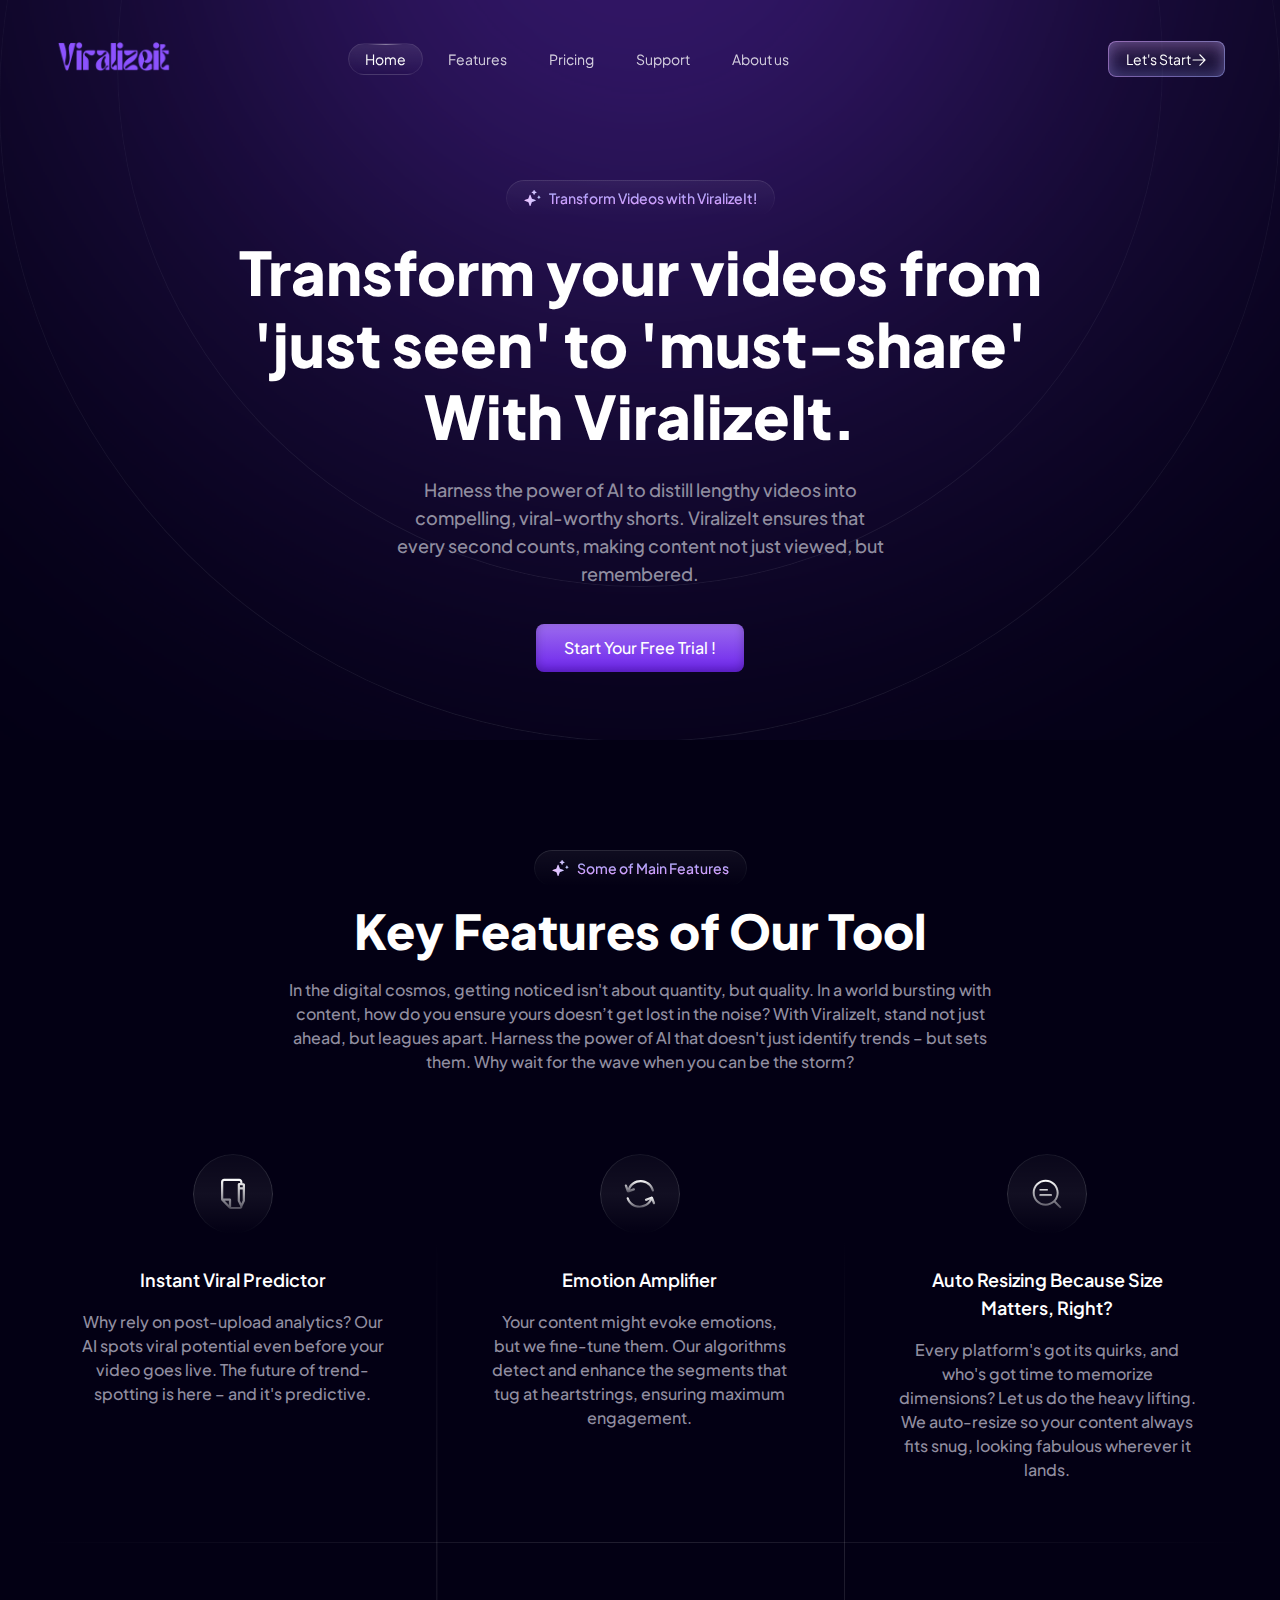
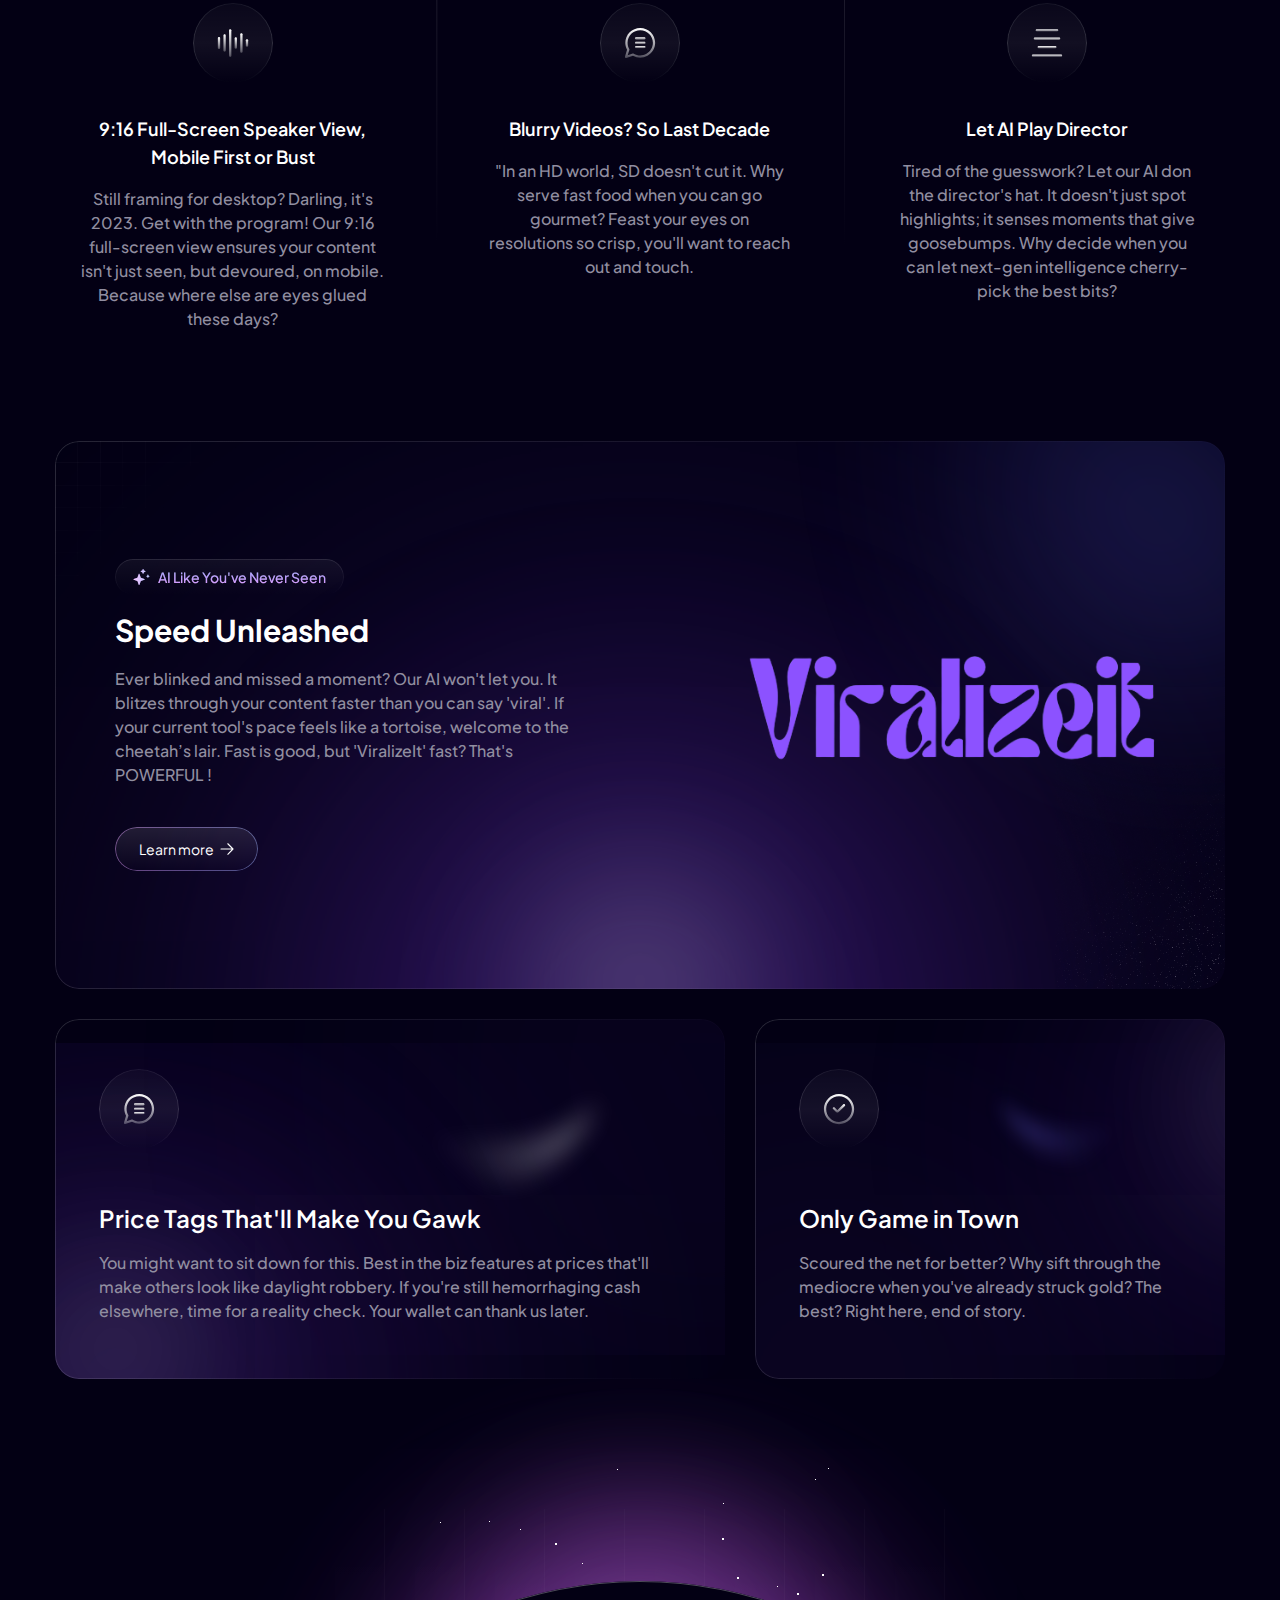
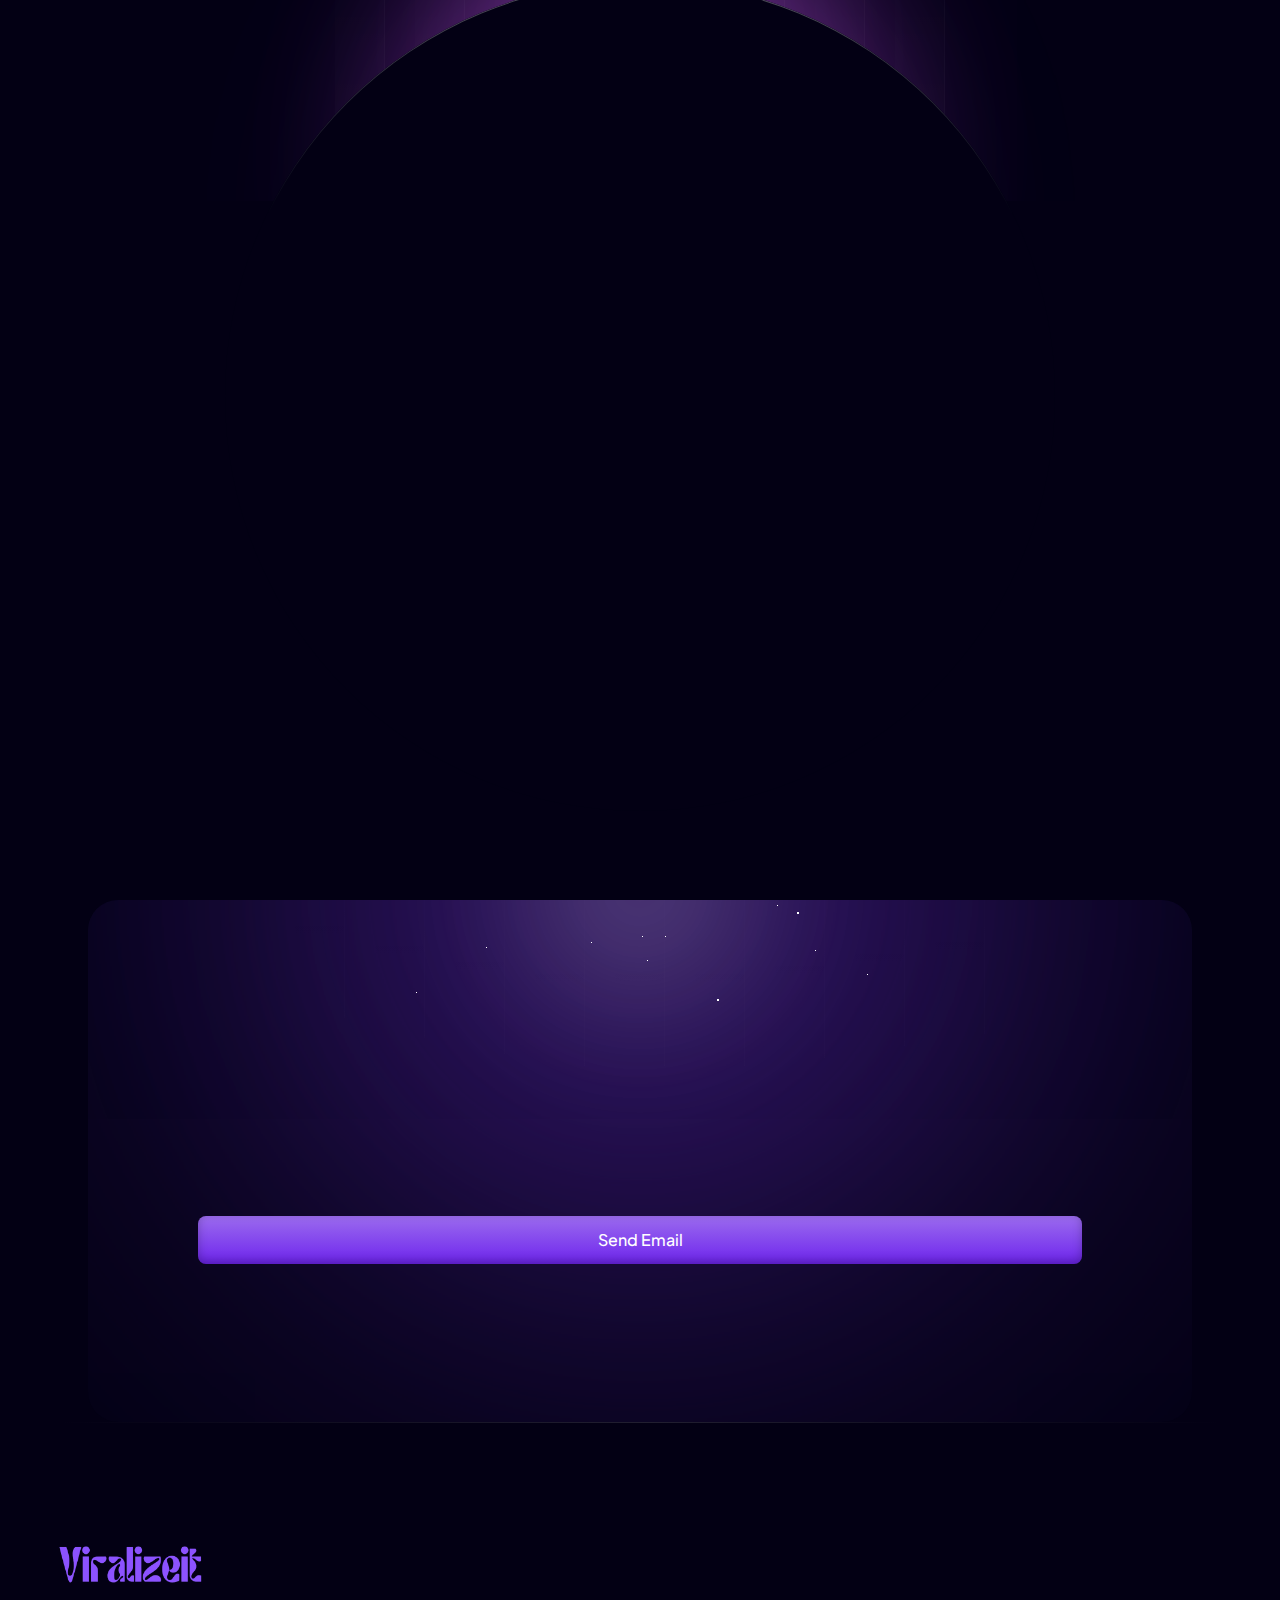
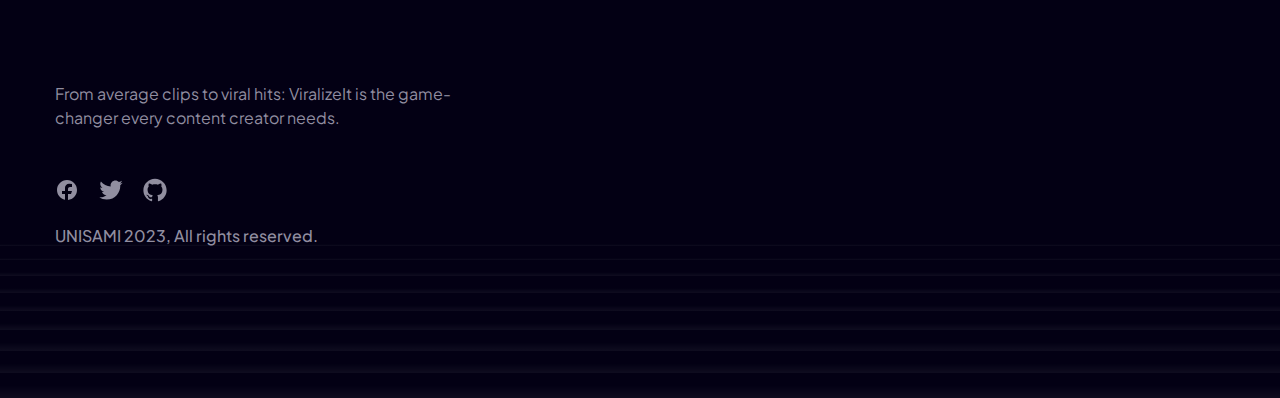
<file: index.html>
<!DOCTYPE html>
<html lang="en">

<head>
    <meta charset="UTF-8" />
    <meta http-equiv="X-UA-Compatible" content="IE=edge" />
    <meta name="viewport" content="width=device-width, initial-scale=1.0" />
    <title>ViralizeIt - The Future of Video Optimization</title>
    <link rel="icon" href="images/favicon.ico">
    <link href="style.css" rel="stylesheet">
</head>

<body x-data="{ page: 'home', 'loaded': true, 'stickyMenu': false, 'navigationOpen': false, 'scrollTop': false }">

    <header class="fixed left-0 top-0 w-full z-9999 py-7 lg:py-0"
        :class="{ 'bg-dark/70 backdrop-blur-lg shadow !py-4 lg:!py-0 transition duration-100 before:absolute before:w-full before:h-[1px] before:bottom-0 before:left-0 before:features-row-border' : stickyMenu }"
        @scroll.window="stickyMenu = (window.scrollY > 0) ? true : false">
        <div class="max-w-[1170px] mx-auto px-4 sm:px-8 xl:px-0 lg:flex items-center justify-between relative">
            <div class="w-full lg:w-1/4 flex items-center justify-between">
                <a href="index.html">
                    <img src="images/logo.png" alt="Logo" class="gap-2 py-15" style="width: 40%;" />
                </a>

                <button class="lg:hidden block" @click="navigationOpen = !navigationOpen">
                    <span class="block relative cursor-pointer w-5.5 h-5.5">
                        <span class="du-block absolute right-0 w-full h-full">
                            <span
                                class="block relative top-0 left-0 bg-white rounded-sm w-0 h-0.5 my-1 ease-in-out duration-200 delay-[0]"
                                :class="{ '!w-full delay-300': !navigationOpen }"></span>
                            <span
                                class="block relative top-0 left-0 bg-white rounded-sm w-0 h-0.5 my-1 ease-in-out duration-200 delay-150"
                                :class="{ '!w-full delay-400': !navigationOpen }"></span>
                            <span
                                class="block relative top-0 left-0 bg-white rounded-sm w-0 h-0.5 my-1 ease-in-out duration-200 delay-200"
                                :class="{ '!w-full delay-500': !navigationOpen }"></span>
                        </span>
                        <span class="du-block absolute right-0 w-full h-full rotate-45">
                            <span
                                class="block bg-white rounded-sm ease-in-out duration-200 delay-300 absolute left-2.5 top-0 w-0.5 h-full"
                                :class="{ '!h-0 delay-[0]': !navigationOpen }"></span>
                            <span
                                class="block bg-white rounded-sm ease-in-out duration-200 delay-400 absolute left-0 top-2.5 w-full h-0.5"
                                :class="{ '!h-0 dealy-200': !navigationOpen }"></span>
                        </span>
                    </span>
                </button>

            </div>
            <div class="w-full lg:w-3/4 h-0 lg:h-auto invisible lg:visible lg:flex items-center justify-between"
                :class="{ '!visible bg-dark shadow-lgrelative !h-auto max-h-[400px] overflow-y-scroll rounded-md mt-4 p-7.5': navigationOpen }">
                <nav>

                    <ul class="flex lg:items-center flex-col lg:flex-row gap-5 lg:gap-2">
                        <li class="nav__menu lg:py-7" :class="{ 'lg:!py-4' : stickyMenu }">
                            <a href="/#home"
                                class="relative text-white/80 text-sm py-1.5 px-4 border border-transparent hover:text-white hover:nav-gradient"
                                :class="{'!text-white nav-gradient' :page === 'home'}">Home</a>
                        </li>
                        <li class="nav__menu lg:py-7" :class="{ 'lg:!py-4' : stickyMenu }">
                            <a href="/#features"
                                class="relative text-white/80 text-sm py-1.5 px-4 border border-transparent hover:text-white hover:nav-gradient">Features</a>
                        </li>
                        <li class="nav__menu lg:py-7" :class="{ 'lg:!py-4' : stickyMenu }">
                            <a href="/#pricing"
                                class="relative text-white/80 text-sm py-1.5 px-4 border border-transparent hover:text-white hover:nav-gradient">Pricing</a>
                        </li>
                        <li class="nav__menu lg:py-7" :class="{ 'lg:!py-4' : stickyMenu }">
                            <a href="/#support"
                                class="relative text-white/80 text-sm py-1.5 px-4 border border-transparent hover:text-white hover:nav-gradient">Support</a>
                        </li>
                        <li class="nav__menu lg:py-7" :class="{ 'lg:!py-4' : stickyMenu }">
                            <a href="/about.html"
                                class="relative text-white/80 text-sm py-1.5 px-4 border border-transparent hover:text-white hover:nav-gradient">About us</a>
                        </li>
                    </ul>
                </nav>
                <div class="flex items-center gap-6 mt-7 lg:mt-0">
                    <a href="signin.html"
                        class="button-border-gradient relative rounded-lg text-white text-sm flex items-center  py-2 px-4.5 shadow-button hover:button-gradient-hover hover:shadow-none">
                        Let's Start
                        <svg class="mt-0.5" width="16" height="16" viewBox="0 0 16 16" fill="none"
                            xmlns="http://www.w3.org/2000/svg">
                            <path
                                d="M14.4002 7.60002L9.2252 2.35002C9.0002 2.12502 8.6502 2.12502 8.4252 2.35002C8.2002 2.57502 8.2002 2.92502 8.4252 3.15002L12.6252 7.42502H2.0002C1.7002 7.42502 1.4502 7.67502 1.4502 7.97502C1.4502 8.27502 1.7002 8.55003 2.0002 8.55003H12.6752L8.4252 12.875C8.2002 13.1 8.2002 13.45 8.4252 13.675C8.5252 13.775 8.6752 13.825 8.8252 13.825C8.9752 13.825 9.1252 13.775 9.2252 13.65L14.4002 8.40002C14.6252 8.17502 14.6252 7.82503 14.4002 7.60002Z"
                                fill="white" />
                        </svg>
                    </a>
                </div>
            </div>
        </div>
    </header>

    <main>

        <section id="home" class="relative overflow-hidden z-10 pt-35 md:pt-40 xl:pt-45">

            <div class="max-w-7xl mx-auto">
                <div class="absolute -z-10 pointer-events-none inset-0 overflow-hidden -mx-28">
                    <div
                        class="absolute -z-1 -top-[128%] sm:-top-[107%] xl:-top-[73%] left-1/2 -translate-x-1/2 -u-z-10 hero-circle-gradient w-full h-[1282px] rounded-full max-w-[1282px]">
                    </div>
                    <div
                        class="absolute -z-1 -top-[112%] sm:-top-[93%] xl:-top-[62%] left-1/2 -translate-x-1/2 -u-z-10 hero-circle-gradient w-full h-[1046px] rounded-full max-w-[1046px]">
                    </div>
                    <div class="absolute top-0 left-1/2 -translate-x-1/2 -u-z-10">
                        <img src="images/blur-02.svg" alt="blur" class="max-w-none">
                    </div>
                    <div class="absolute top-0 left-1/2 -translate-x-1/2 -u-z-10">
                        <img src="images/blur-01.svg" alt="blur" class="max-w-none">
                    </div>
                </div>
            </div>

            <div class="mx-auto max-w-[900px] px-4 sm:px-8 xl:px-0 relative z-1">
                <div class="text-center">
                    <a href="/#"
                        class="hero-subtitle-gradient hover:hero-subtitle-hover relative mb-5 font-medium text-sm inline-flex items-center gap-2 py-2 px-4.5 rounded-full">
                        <img src="images/icon-title.svg" alt="icon">
                        <span class="hero-subtitle-text">
                            Transform Videos with ViralizeIt!
                        </span>
                    </a>
                    <h1 class="text-white mb-6 text-3xl font-extrabold sm:text-5xl xl:text-heading-1">
                        Transform your videos from 'just seen' to 'must-share' With ViralizeIt.
                    </h1>
                    <p class="max-w-[500px] mx-auto mb-9 font-medium md:text-lg">
                        Harness the power of AI to distill lengthy videos into compelling, viral-worthy shorts.
                        ViralizeIt ensures that every second counts, making content not just viewed, but remembered.
                    </p>
                    <a href="https://app.viralizeit.pro"
                        class="hero-button-gradient inline-flex rounded-lg py-3 px-7 text-white font-medium ease-in duration-300 hover:opacity-80">
                        Start Your Free Trial !
                    </a>
                </div>
            </div>
            <div class="mt-17" data-wow-delay="0.1s">

            </div>
        </section>


        <section id="features" class="overflow-hidden pt-17.5 lg:pt-22.5 xl:pt-27.5 scroll-mt-17">
            <div class="max-w-[1222px] mx-auto px-4 sm:px-8 xl:px-0">

                <div class="wow fadeInUp text-center">
                    <span
                        class="hero-subtitle-gradient relative mb-4 font-medium text-sm inline-flex items-center gap-2 py-2 px-4.5 rounded-full">
                        <img src="images/icon-title.svg" alt="icon">
                        <span class="hero-subtitle-text"> Some of Main Features </span>
                    </span>
                    <h2 class="text-white mb-4.5 text-2xl font-extrabold sm:text-4xl xl:text-heading-2">
                        Key Features of Our Tool
                    </h2>
                    <p class="max-w-[714px] mx-auto mb-5 font-medium">
                        In the digital cosmos, getting noticed isn't about quantity, but quality. In a world bursting
                        with content, how do you ensure yours doesn’t get lost in the noise? With ViralizeIt, stand not
                        just ahead, but leagues apart. Harness the power of AI that doesn't just identify trends – but
                        sets them. Why wait for the wave when you can be the storm?
                    </p>
                </div>
                <div class="relative">
                    <div
                        class="features-row-border rotate-90 w-1/2 h-[1px] absolute top-1/2 left-1/2 -translate-y-1/2 lg:-translate-x-1/3 lg:left-1/4 hidden lg:block">
                    </div>
                    <div
                        class="features-row-border rotate-90 w-1/2 h-[1px] absolute top-1/2 right-1/2 -translate-y-1/2 lg:right-[8.3%] hidden lg:block">
                    </div>

                    <div class="flex flex-wrap justify-center">

                        <div class="w-full sm:w-1/2 lg:w-1/3">
                            <div
                                class="group relative overflow-hidden text-center py-8 sm:py-10 xl:py-15 px-4 lg:px-8 xl:px-13">
                                <span
                                    class="group-hover:opacity-100 opacity-0 features-bg absolute w-full h-full left-0 top-0 -z-1"></span>
                                <span
                                    class="icon-border relative max-w-[80px] w-full h-20 rounded-full inline-flex items-center justify-center mb-8 mx-auto">
                                    <img src="images/icon-01.svg" alt="icon" />
                                </span>
                                <h4 class="font-semibold text-lg text-white mb-4">
                                    Instant Viral Predictor
                                </h4>
                                <p class="font-medium">
                                    Why rely on post-upload analytics? Our AI spots viral potential even before your
                                    video goes live. The future of trend-spotting is here – and it's predictive.
                                </p>
                            </div>
                        </div>

                        <div class="w-full sm:w-1/2 lg:w-1/3">
                            <div
                                class="group relative overflow-hidden text-center py-8 sm:py-10 xl:py-15 px-4 lg:px-8 xl:px-13">
                                <span
                                    class="group-hover:opacity-100 opacity-0 features-bg absolute w-full h-full left-0 top-0 -z-1"></span>
                                <span
                                    class="icon-border relative max-w-[80px] w-full h-20 rounded-full inline-flex items-center justify-center mb-8 mx-auto">
                                    <img src="images/icon-02.svg" alt="icon" />
                                </span>
                                <h4 class="font-semibold text-lg text-white mb-4">
                                    Emotion Amplifier
                                </h4>
                                <p class="font-medium">
                                    Your content might evoke emotions, but we fine-tune them. Our algorithms detect and
                                    enhance the segments that tug at heartstrings, ensuring maximum engagement.
                                </p>
                            </div>
                        </div>

                        <div class="w-full sm:w-1/2 lg:w-1/3">
                            <div
                                class="group relative overflow-hidden text-center py-8 sm:py-10 xl:py-15 px-4 lg:px-8 xl:px-13">
                                <span
                                    class="group-hover:opacity-100 opacity-0 features-bg absolute w-full h-full left-0 top-0 -z-1"></span>
                                <span
                                    class="icon-border relative max-w-[80px] w-full h-20 rounded-full inline-flex items-center justify-center mb-8 mx-auto">
                                    <img src="images/icon-03.svg" alt="icon" />
                                </span>
                                <h4 class="font-semibold text-lg text-white mb-4">
                                    Auto Resizing Because Size Matters, Right?
                                </h4>
                                <p class="font-medium">
                                    Every platform's got its quirks, and who's got time to memorize dimensions? Let us
                                    do the heavy lifting. We auto-resize so your content always fits snug, looking
                                    fabulous wherever it lands.
                                </p>
                            </div>
                        </div>
                    </div>
                    <div class="features-row-border w-full h-[1px]"></div>

                    <div class="flex flex-wrap justify-center">

                        <div class="w-full sm:w-1/2 lg:w-1/3">
                            <div
                                class="group relative overflow-hidden text-center py-8 sm:py-10 xl:py-15 px-4 lg:px-8 xl:px-13">
                                <span
                                    class="group-hover:opacity-100 opacity-0 features-bg absolute w-full h-full left-0 top-0 -z-1 rotate-180"></span>
                                <span
                                    class="icon-border relative max-w-[80px] w-full h-20 rounded-full inline-flex items-center justify-center mb-8 mx-auto">
                                    <img src="images/icon-04.svg" alt="icon" />
                                </span>
                                <h4 class="font-semibold text-lg text-white mb-4">
                                    9:16 Full-Screen Speaker View, Mobile First or Bust
                                </h4>
                                <p class="font-medium">
                                    Still framing for desktop? Darling, it's 2023. Get with the program! Our 9:16
                                    full-screen view ensures your content isn't just seen, but devoured, on mobile.
                                    Because where else are eyes glued these days?
                                </p>
                            </div>
                        </div>

                        <div class="w-full sm:w-1/2 lg:w-1/3">
                            <div
                                class="group relative overflow-hidden text-center py-8 sm:py-10 xl:py-15 px-4 lg:px-8 xl:px-13">
                                <span
                                    class="group-hover:opacity-100 opacity-0 features-bg absolute w-full h-full left-0 top-0 -z-1 rotate-180"></span>
                                <span
                                    class="icon-border relative max-w-[80px] w-full h-20 rounded-full inline-flex items-center justify-center mb-8 mx-auto">
                                    <img src="images/icon-05.svg" alt="icon" />
                                </span>
                                <h4 class="font-semibold text-lg text-white mb-4">
                                    Blurry Videos? So Last Decade
                                </h4>
                                <p class="font-medium">
                                    "In an HD world, SD doesn't cut it. Why serve fast food when you can go gourmet?
                                    Feast your eyes on resolutions so crisp, you'll want to reach out and touch.
                                </p>
                            </div>
                        </div>

                        <div class="w-full sm:w-1/2 lg:w-1/3">
                            <div
                                class="group relative overflow-hidden text-center py-8 sm:py-10 xl:py-15 px-4 lg:px-8 xl:px-13">
                                <span
                                    class="group-hover:opacity-100 opacity-0 features-bg absolute w-full h-full left-0 top-0 -z-1 rotate-180"></span>
                                <span
                                    class="icon-border relative max-w-[80px] w-full h-20 rounded-full inline-flex items-center justify-center mb-8 mx-auto">
                                    <img src="images/icon-06.svg" alt="icon" />
                                </span>
                                <h4 class="font-semibold text-lg text-white mb-4">
                                    Let AI Play Director
                                </h4>
                                <p class="font-medium">
                                    Tired of the guesswork? Let our AI don the director's hat. It doesn't just spot
                                    highlights; it senses moments that give goosebumps. Why decide when you can let
                                    next-gen intelligence cherry-pick the best bits?
                                </p>
                            </div>
                        </div>
                    </div>
                </div>
            </div>
        </section>


        <section class="pt-12.5">
            <div class="max-w-[1170px] mx-auto px-4 sm:px-8 xl:px-0">
                <div class="grid sm:grid-cols-12 gap-7.5" data-highlighter>

                    <div class="sm:col-span-12">
                        <div class="relative rounded-3xl features-box-border">
                            <div class="relative overflow-hidden rounded-3xl p-10 xl:p-15 box-hover">
                                <div class="flex items-center justify-between relative z-20">
                                    <div class="max-w-[477px] w-full">
                                        <span
                                            class="hero-subtitle-gradient relative mb-4 font-medium text-sm inline-flex items-center gap-2 py-2 px-4.5 rounded-full">
                                            <img src="images/icon-title.svg" alt="icon">
                                            <span class="hero-subtitle-text">
                                                AI Like You've Never Seen
                                            </span>
                                        </span>
                                        <h3 class="text-white mb-4.5 font-bold text-heading-4">
                                            Speed Unleashed
                                        </h3>
                                        <p class="font-medium mb-10">
                                            Ever blinked and missed a moment? Our AI won't let you. It blitzes through
                                            your content faster than you can say 'viral'. If your current tool's pace
                                            feels like a tortoise, welcome to the cheetah’s lair. Fast is good, but
                                            'ViralizeIt' fast? That's POWERFUL !
                                        </p>
                                        <a href="https://app.viralizeit.pro"
                                            class="features-button-gradient relative inline-flex items-center gap-1.5 rounded-full py-3 px-6 text-white text-sm ease-in duration-300 hover:shadow-button">
                                            Learn more
                                            <svg width="14" height="12" viewBox="0 0 14 12" fill="none"
                                                xmlns="http://www.w3.org/2000/svg">
                                                <path
                                                    d="M13.3992 5.60002L8.22422 0.350024C7.99922 0.125024 7.64922 0.125024 7.42422 0.350024C7.19922 0.575024 7.19922 0.925025 7.42422 1.15002L11.6242 5.42503H0.999219C0.699219 5.42503 0.449219 5.67502 0.449219 5.97502C0.449219 6.27502 0.699219 6.55003 0.999219 6.55003H11.6742L7.42422 10.875C7.19922 11.1 7.19922 11.45 7.42422 11.675C7.52422 11.775 7.67422 11.825 7.82422 11.825C7.97422 11.825 8.12422 11.775 8.22422 11.65L13.3992 6.40002C13.6242 6.17502 13.6242 5.82502 13.3992 5.60002Z"
                                                    fill="white" />
                                            </svg>
                                        </a>
                                    </div>
                                    <div class="max-w-[428px] w-full hidden sm:block">
                                        <img src="images/logo.png" alt="icon" />
                                    </div>
                                </div>

                                <div class="absolute -z-10 pointer-events-none inset-0 overflow-hidden -mx-28">
                                    <span class="absolute right-0 bottom-0"><img src="images/shape-01.png"
                                            alt="shape" /></span>
                                    <span class="absolute left-0 top-0"><img src="images/shape-02.svg"
                                            alt="shape" /></span>
                                    <span class="absolute left-1/2 -translate-x-1/2 bottom-0">
                                        <img src="images/blur-03.svg" alt="blur" class="max-w-none">
                                    </span>
                                    <span class="absolute left-1/2 -translate-x-1/2 bottom-0">
                                        <img src="images/blur-04.svg" alt="blur" class="max-w-none">
                                    </span>
                                    <span class="absolute left-1/2 -translate-x-1/2 bottom-0">
                                        <img src="images/blur-05.svg" alt="blur" class="max-w-none">
                                    </span>
                                    <span class="absolute right-0 top-0">
                                        <img src="images/shape-03.svg" alt="shape" class="max-w-none" />
                                    </span>
                                </div>
                            </div>
                        </div>
                    </div>

                    <div class="sm:col-span-7">
                        <div class="relative rounded-3xl features-box-border">
                            <div
                                class="relative overflow-hidden rounded-3xl px-11 pt-12.5 pb-14 box-hover box-hover-small">
                                <div class="relative z-20">
                                    <span
                                        class="icon-border relative max-w-[80px] w-full h-20 rounded-full inline-flex items-center justify-center mb-13.5 mx-auto">
                                        <img src="images/icon-05.svg" alt="icon" />
                                    </span>
                                    <h3 class="text-white mb-4.5 font-semibold text-heading-6">
                                        Price Tags That'll Make You Gawk
                                    </h3>
                                    <p class="font-medium">
                                        You might want to sit down for this. Best in the biz features at prices that'll
                                        make others look like daylight robbery. If you're still hemorrhaging cash
                                        elsewhere, time for a reality check. Your wallet can thank us later.
                                    </p>
                                </div>

                                <div class="absolute -z-10 pointer-events-none inset-0 overflow-hidden">
                                    <span class="absolute left-0 bottom-0">
                                        <img src="images/blur-06.svg" alt="blur" class="max-w-none">
                                    </span>
                                    <span class="absolute right-0 top-0">
                                        <img src="images/blur-07.svg" alt="blur" class="max-w-none">
                                    </span>
                                    <span class="absolute right-[16%] top-[16%]"><img src="images/shape-04.svg"
                                            alt="shape" /></span>
                                    <span class="absolute left-0 bottom-0">
                                        <img src="images/blur-08.svg" alt="blur" class="max-w-none">
                                    </span>
                                    <span class="absolute left-0 bottom-0">
                                        <img src="images/blur-09.svg" alt="blur" class="max-w-none">
                                    </span>
                                </div>
                            </div>
                        </div>
                    </div>

                    <div class="sm:col-span-5">
                        <div class="relative rounded-3xl features-box-border">
                            <div
                                class="relative overflow-hidden rounded-3xl px-11 pt-12.5 pb-14 box-hover box-hover-small">
                                <div class="relative z-20">
                                    <span
                                        class="icon-border relative max-w-[80px] w-full h-20 rounded-full inline-flex items-center justify-center mb-13.5 mx-auto">
                                        <img src="images/icon-07.svg" alt="icon" />
                                    </span>
                                    <h3 class="text-white mb-4.5 font-semibold text-heading-6">
                                        Only Game in Town
                                    </h3>
                                    <p class="font-medium">
                                        Scoured the net for better? Why sift through the mediocre when you've already
                                        struck gold? The best? Right here, end of story.
                                    </p>
                                </div>

                                <div class="absolute -z-10 pointer-events-none inset-0 overflow-hidden">
                                    <span class="absolute right-[14%] top-[17%]"><img src="images/shape-05.svg"
                                            alt="shape" /></span>
                                    <span class="absolute left-0 bottom-0">
                                        <img src="images/blur-10.svg" alt="blur" class="max-w-none">
                                    </span>
                                    <span class="absolute top-0 right-0">
                                        <img src="images/blur-11.svg" alt="blur" class="max-w-none">
                                    </span>
                                    <span class="absolute top-0 right-0">
                                        <img src="images/blur-12.svg" alt="blur" class="max-w-none">
                                    </span>
                                </div>
                            </div>
                        </div>
                    </div>
                </div>
            </div>
        </section>


        <section id="pricing" class="relative z-20 overflow-hidden pt-22.5 lg:pt-27.5 xl:pt-32.5 scroll-mt-17">
            <div class="max-w-[1170px] mx-auto px-4 sm:px-8 xl:px-0">

                <div class="relative top-18">
                    <div class="absolute -z-10 pointer-events-none inset-0 overflow-hidden -my-55">
                        <div class="absolute left-1/2 -translate-x-1/2 top-0">
                            <img src="images/blur-13.svg" alt="blur" class="max-w-none">
                        </div>
                        <div class="absolute left-1/2 -translate-x-1/2 top-0">
                            <img src="images/blur-14.svg" alt="blur" class="max-w-none">
                        </div>
                        <div class="absolute left-1/2 -translate-x-1/2 top-0">
                            <img src="images/blur-15.svg" alt="blur" class="max-w-none">
                        </div>
                    </div>
                    <div
                        class="max-w-[830px] w-full h-[830px] rounded-full bg-dark absolute left-1/2 -translate-x-1/2 top-0 pricing-circle">
                    </div>
                    <div
                        class="max-w-[482px] w-full h-60 overflow-hidden absolute -z-1 -top-30 left-1/2 -translate-x-1/2">
                        <div class="stars"></div>
                        <div class="stars2"></div>
                    </div>
                </div>

                <div class="flex justify-center gap-7.5 relative -z-1">
                    <div class="max-w-[50px] w-full h-[250px] relative pricing-grid pricing-grid-border"></div>
                    <div class="max-w-[50px] w-full h-[250px] relative pricing-grid pricing-grid-border"></div>
                    <div class="max-w-[50px] w-full h-[250px] relative pricing-grid pricing-grid-border"></div>
                    <div class="max-w-[50px] w-full h-[250px] relative pricing-grid pricing-grid-border"></div>
                    <div class="max-w-[50px] w-full h-[250px] relative pricing-grid pricing-grid-border"></div>
                    <div class="max-w-[50px] w-full h-[250px] relative pricing-grid pricing-grid-border"></div>
                    <div class="max-w-[50px] w-full h-[250px] relative pricing-grid pricing-grid-border"></div>
                    <div class="max-w-[50px] w-full h-[250px] relative pricing-grid pricing-grid-border"></div>
                </div>

                <div class="wow fadeInUp mb-17.5 -mt-24 text-center z-10 relative">
                    <span
                        class="hero-subtitle-gradient relative mb-4 font-medium text-sm inline-flex items-center gap-2 py-2 px-4.5 rounded-full">
                        <img src="images/icon-title.svg" alt="icon">
                        <span class="hero-subtitle-text"> Get access </span>
                    </span>
                    <h2 class="text-white mb-4.5 text-2xl font-extrabold sm:text-4xl xl:text-heading-2">
                        Our Pricing Plan
                    </h2>
                    <p class="max-w-[714px] mx-auto font-medium">
                        <b>Investment or Invisibility? Your Choice. Elevate with Value Beyond Compare.</b>
                    </p>
                </div>
                <div class="grid grid-cols-1 sm:grid-cols-2 lg:grid-cols-3 gap-7.5">

                    <div
                        class="wow fadeInUp rounded-3xl bg-dark relative z-20 overflow-hidden pt-12.5 pb-10 px-8 xl:px-10 pricing-item-border">
                        <span class="absolute right-9 top-9"><img src="images/pricing-icon-01.svg" alt="icon" /></span>
                        <h3 class="font-semibold text-heading-6 text-white mb-5.5">
                            BOLD BEGINNINGS
                        </h3>
                        <div class="flex items-center gap-3.5">
                            <h2 class="font-bold text-custom-1 pricing-gradient-text">
                                $16.99
                            </h2>
                            <p class="font-medium">
                                /month <br />
                                (The Teaser)<br /><br>
                            </p>
                        </div>
                        <div class="my-10 w-full h-[1px] pricing-gradient-divider"></div>
                        <ul class="flex flex-col gap-4">
                            <li class="flex items-center gap-5">
                                <img src="images/pricing-icon-04.svg" alt="icon" />
                                <span class="font-medium">AI recommended clips</span>
                            </li>
                            <li class="flex items-center gap-5">
                                <img src="images/pricing-icon-04.svg" alt="icon" />
                                <span class="font-medium">Top Quality Viral ~ 115 Shorts</span>
                            </li>
                            <li class="flex items-center gap-5">
                                <img src="images/pricing-icon-04.svg" alt="icon" />
                                <span class="font-medium">Analyzing up to 200 minutes</span>
                            </li>
                            <li class="flex items-center gap-5">
                                <img src="images/pricing-icon-04.svg" alt="icon" />
                                <span class="font-medium">No Watermark</span>
                            </li>
                        </ul>
                        <a href="https://app.viralizeit.pro/subscribe/1"
                            class="mt-11 flex items-center justify-center gap-1.5 font-medium text-white p-3 rounded-lg transition-all ease-in-out duration-300 relative pricing-button-gradient hover:shadow-button">
                            Let's make it legendary!
                            <svg width="17" height="16" viewBox="0 0 17 16" fill="none"
                                xmlns="http://www.w3.org/2000/svg">
                                <path
                                    d="M14.8992 7.5999L9.72422 2.3499C9.49922 2.1249 9.14922 2.1249 8.92422 2.3499C8.69922 2.5749 8.69922 2.9249 8.92422 3.1499L13.1242 7.4249H2.49922C2.19922 7.4249 1.94922 7.6749 1.94922 7.9749C1.94922 8.2749 2.19922 8.5499 2.49922 8.5499H13.1742L8.92422 12.8749C8.69922 13.0999 8.69922 13.4499 8.92422 13.6749C9.02422 13.7749 9.17422 13.8249 9.32422 13.8249C9.47422 13.8249 9.62422 13.7749 9.72422 13.6499L14.8992 8.3999C15.1242 8.1749 15.1242 7.8249 14.8992 7.5999Z"
                                    fill="white" />
                            </svg>
                        </a>
                        <p class="mt-4 text-sm text-center">
                            No extra hidden charge
                        </p>

                        <div class="absolute -z-10 pointer-events-none inset-0 overflow-hidden">
                            <span class="absolute left-0 bottom-0 -z-1">
                                <img src="images/blur-16.svg" alt="blur" class="max-w-none">
                            </span>
                            <span class="absolute left-0 top-0 -z-1">
                                <img src="images/blur-17.svg" alt="blur" class="max-w-none">
                            </span>
                        </div>
                    </div>

                    <div
                        class="wow fadeInUp rounded-3xl bg-dark relative z-20 overflow-hidden pt-12.5 pb-10 px-8 xl:px-10 pricing-item-border">
                        <span class="absolute right-9 top-9"><img src="images/pricing-icon-02.svg" alt="icon" /></span>
                        <h3 class="font-semibold text-heading-6 text-white mb-5.5">
                            OPTIMUM CHOICE
                        </h3>
                        <div class="flex items-center gap-3.5">
                            <h2 class="font-bold text-custom-1 pricing-gradient-text">
                                $29.99
                            </h2>
                            <p class="font-medium">
                                /month <br />
                                (Absolute Dominance)
                            </p>
                        </div>
                        <div class="my-10 w-full h-[1px] pricing-gradient-divider"></div>
                        <ul class="flex flex-col gap-4">
                            <li class="flex items-center gap-5">
                                <img src="images/pricing-icon-04.svg" alt="icon" />
                                <span class="font-medium">AI recommended clips</span>
                            </li>
                            <li class="flex items-center gap-5">
                                <img src="images/pricing-icon-04.svg" alt="icon" />
                                <span class="font-medium">Top Quality Viral ~ 289 Shorts</span>
                            </li>
                            <li class="flex items-center gap-5">
                                <img src="images/pricing-icon-04.svg" alt="icon" />
                                <span class="font-medium">Analyzing up to 500 minutes</span>
                            </li>
                            <li class="flex items-center gap-5">
                                <img src="images/pricing-icon-04.svg" alt="icon" />
                                <span class="font-medium">No Watermark</span>
                            </li>
                        </ul>

                        <a href="https://app.viralizeit.pro/subscribe/2"
                            class="mt-11 flex items-center justify-center gap-1.5 font-medium text-white p-3 rounded-lg transition-all ease-in-out duration-300 relative pricing-button-gradient hover:shadow-button">
                            Ready to be spellbound?
                            <svg width="17" height="16" viewBox="0 0 17 16" fill="none"
                                xmlns="http://www.w3.org/2000/svg">
                                <path
                                    d="M14.8992 7.5999L9.72422 2.3499C9.49922 2.1249 9.14922 2.1249 8.92422 2.3499C8.69922 2.5749 8.69922 2.9249 8.92422 3.1499L13.1242 7.4249H2.49922C2.19922 7.4249 1.94922 7.6749 1.94922 7.9749C1.94922 8.2749 2.19922 8.5499 2.49922 8.5499H13.1742L8.92422 12.8749C8.69922 13.0999 8.69922 13.4499 8.92422 13.6749C9.02422 13.7749 9.17422 13.8249 9.32422 13.8249C9.47422 13.8249 9.62422 13.7749 9.72422 13.6499L14.8992 8.3999C15.1242 8.1749 15.1242 7.8249 14.8992 7.5999Z"
                                    fill="white" />
                            </svg>
                        </a>
                        <p class="mt-4 text-sm text-center">
                            No extra hidden charge
                        </p>

                        <div class="absolute -z-10 pointer-events-none inset-0 overflow-hidden">
                            <span class="absolute left-0 bottom-0 -z-1">
                                <img src="images/blur-16.svg" alt="blur" class="max-w-none">
                            </span>
                            <span class="absolute left-0 top-0 -z-1">
                                <img src="images/blur-17.svg" alt="blur" class="max-w-none">
                            </span>
                        </div>
                    </div>

                    <div
                        class="wow fadeInUp rounded-3xl bg-dark relative z-20 overflow-hidden pt-12.5 pb-10 px-8 xl:px-10 pricing-item-border">
                        <span class="absolute right-9 top-9"><img src="images/pricing-icon-03.svg" alt="icon" /></span>
                        <h3 class="font-semibold text-heading-6 text-white mb-5.5">
                            PINNACLE PRO
                        </h3>
                        <div class="flex items-center gap-3.5">
                            <h2 class="font-bold text-custom-1 pricing-gradient-text">
                                $54.99
                            </h2>
                            <p class="font-medium">
                                /month <br />
                                (The Content Titan)
                            </p>
                        </div>
                        <div class="my-10 w-full h-[1px] pricing-gradient-divider"></div>
                        <ul class="flex flex-col gap-4">
                            <li class="flex items-center gap-5">
                                <img src="images/pricing-icon-04.svg" alt="icon" />
                                <span class="font-medium">AI recommended clips</span>
                            </li>
                            <li class="flex items-center gap-5">
                                <img src="images/pricing-icon-04.svg" alt="icon" />
                                <span class="font-medium">Top Quality Viral ~ 492 Shorts</span>
                            </li>
                            <li class="flex items-center gap-5">
                                <img src="images/pricing-icon-04.svg" alt="icon" />
                                <span class="font-medium">Analyzing up to 850 minutes</span>
                            </li>
                            <li class="flex items-center gap-5">
                                <img src="images/pricing-icon-04.svg" alt="icon" />
                                <span class="font-medium">No Watermark</span>
                            </li>
                        </ul>

                        <a href="https://app.viralizeit.pro/subscribe/3"
                            class="mt-11 flex items-center justify-center gap-1.5 font-medium text-white p-3 rounded-lg transition-all ease-in-out duration-300 relative pricing-button-gradient hover:shadow-button">
                            To The Top !
                            <svg width="17" height="16" viewBox="0 0 17 16" fill="none"
                                xmlns="http://www.w3.org/2000/svg">
                                <path
                                    d="M14.8992 7.5999L9.72422 2.3499C9.49922 2.1249 9.14922 2.1249 8.92422 2.3499C8.69922 2.5749 8.69922 2.9249 8.92422 3.1499L13.1242 7.4249H2.49922C2.19922 7.4249 1.94922 7.6749 1.94922 7.9749C1.94922 8.2749 2.19922 8.5499 2.49922 8.5499H13.1742L8.92422 12.8749C8.69922 13.0999 8.69922 13.4499 8.92422 13.6749C9.02422 13.7749 9.17422 13.8249 9.32422 13.8249C9.47422 13.8249 9.62422 13.7749 9.72422 13.6499L14.8992 8.3999C15.1242 8.1749 15.1242 7.8249 14.8992 7.5999Z"
                                    fill="white" />
                            </svg>
                        </a>
                        <p class="mt-4 text-sm text-center">
                            No extra hidden charge
                        </p>

                        <div class="absolute -z-10 pointer-events-none inset-0 overflow-hidden">
                            <span class="absolute left-0 bottom-0 -z-1">
                                <img src="images/blur-16.svg" alt="blur" class="max-w-none">
                            </span>
                            <span class="absolute left-0 top-0 -z-1">
                                <img src="images/blur-17.svg" alt="blur" class="max-w-none">
                            </span>
                        </div>
                    </div>
                </div>
            </div>
        </section>

        <!--
<section x-data="{ 'showContent': false, 'scrollContent': false, }" class="relative z-20 overflow-hidden pt-22.5 lg:pt-27.5 xl:pt-32.5 2xl:pt-45 pb-20">
<div class="max-w-[1170px] mx-auto px-4 sm:px-8 xl:px-0">

<div class="wow fadeInUp mb-15 text-center" ">
<span class="hero-subtitle-gradient relative mb-4 font-medium text-sm inline-flex items-center gap-2 py-2 px-4.5 rounded-full">
<img src="images/icon-title.svg" alt="icon">
<span class="hero-subtitle-text"> Wall of love </span>
</span>
<h2 class="text-white mb-4.5 text-2xl font-extrabold sm:text-4xl xl:text-heading-2">
What Our User Says
</h2>
<p class="max-w-[714px] mx-auto font-medium">
Our AI writing tool is designed to empower you with exceptional
writing capabilities, making the writing process more efficient,
accurate, and enjoyable.
</p>
</div>
<div @scroll.window="scrollContent = (scrollY > $el.offsetTop - 500) ? true : false" :class="{ 'max-h-[855px] overflow-hidden' :!showContent }" class="grid grid-cols-1 sm:grid-cols-2 lg:grid-cols-3 gap-7.5">

<div class="space-y-7.5">

<div class="user-border-gradient relative overflow-hidden px-8 py-9 rounded-[19px]">
<div class="flex items-center gap-4.5">
<div class="max-w-[48px] w-full h-12 rounded-full">
<img src="images/user-01.png" alt="user" />
</div>
<div>
<h5 class="text-white text-sm font-medium">
Machel Pildium
</h5>
<p class="font-medium text-sm">@machel</p>
</div>
</div>
<div class="user-divider relative my-6 w-full h-[1px]"></div>
<p>
Lorem Ipsum is simply dummy text of the printing and
typesetting industry. Lorem Ipsum has been the industry's.
</p>

<div class="absolute -z-10 pointer-events-none inset-0 overflow-hidden">
<span class="absolute right-0 bottom-0 -z-1">
<img src="images/blur-18.svg" alt="blur" class="max-w-none">
</span>
</div>
</div>

<div class="user-border-gradient relative overflow-hidden px-8 py-9 rounded-[19px]">
<div class="flex items-center gap-4.5">
<div class="max-w-[48px] w-full h-12 rounded-full">
<img src="images/user-02.png" alt="user" />
</div>
<div>
<h5 class="text-white text-sm font-medium">
Wilson Bator
</h5>
<p class="font-medium text-sm">@wilson</p>
</div>
</div>
<div class="user-divider relative my-6 w-full h-[1px]"></div>
<p>
Lorem Ipsum is simply dummy text of the printing and
typesetting industry. Lorem Ipsum has been the industry's.
</p>
<p class="mt-6">
Lorem Ipsum is simply dummy text of the printing and
typesetting industry.
</p>

<div class="absolute -z-10 pointer-events-none inset-0 overflow-hidden">
<span class="absolute right-0 bottom-0 -z-1">
<img src="images/blur-18.svg" alt="blur" class="max-w-none">
</span>
</div>
</div>

<div class="user-border-gradient relative overflow-hidden px-8 py-9 rounded-[19px]">
<div class="flex items-center gap-4.5">
<div class="max-w-[48px] w-full h-12 rounded-full">
<img src="images/user-03.png" alt="user" />
</div>
<div>
<h5 class="text-white text-sm font-medium">
Roger George
</h5>
<p class="font-medium text-sm">@roger</p>
</div>
</div>
<div class="user-divider relative my-6 w-full h-[1px]"></div>
<p>
Lorem Ipsum is simply dummy text of the printing and
typesetting industry. Lorem Ipsum has been the industry's.
</p>

<div class="absolute -z-10 pointer-events-none inset-0 overflow-hidden">
<span class="absolute right-0 bottom-0 -z-1">
<img src="images/blur-18.svg" alt="blur" class="max-w-none">
</span>
</div>
</div>

<div class="user-border-gradient relative overflow-hidden px-8 py-9 rounded-[19px]">
<div class="flex items-center gap-4.5">
<div class="max-w-[48px] w-full h-12 rounded-full">
<img src="images/user-04.png" alt="user" />
</div>
<div>
<h5 class="text-white text-sm font-medium">
Adison Dias
</h5>
<p class="font-medium text-sm">@adison</p>
</div>
</div>
<div class="user-divider relative my-6 w-full h-[1px]"></div>
<p>
Lorem Ipsum is simply dummy text of the printing and
typesetting industry. Lorem Ipsum has been the industry's.
</p>
<p class="mt-6">
Lorem Ipsum is simply dummy text of the printing and
typesetting industry.
</p>

<div class="absolute -z-10 pointer-events-none inset-0 overflow-hidden">
<span class="absolute right-0 bottom-0 -z-1">
<img src="images/blur-18.svg" alt="blur" class="max-w-none">
</span>
</div>
</div>

<div class="user-border-gradient relative overflow-hidden px-8 py-9 rounded-[19px]">
<div class="flex items-center gap-4.5">
<div class="max-w-[48px] w-full h-12 rounded-full">
<img src="images/user-05.png" alt="user" />
</div>
<div>
<h5 class="text-white text-sm font-medium">
Abram Lipshutz
</h5>
<p class="font-medium text-sm">@abram</p>
</div>
</div>
<div class="user-divider relative my-6 w-full h-[1px]"></div>
<p>
Lorem Ipsum is simply dummy text of the printing and
typesetting industry. Lorem Ipsum has been the industry's.
</p>

<div class="absolute -z-10 pointer-events-none inset-0 overflow-hidden">
<span class="absolute right-0 bottom-0 -z-1">
<img src="images/blur-18.svg" alt="blur" class="max-w-none">
</span>
</div>
</div>

<div class="user-border-gradient relative overflow-hidden px-8 py-9 rounded-[19px]">
<div class="flex items-center gap-4.5">
<div class="max-w-[48px] w-full h-12 rounded-full">
<img src="images/user-06.png" alt="user" />
</div>
<div>
<h5 class="text-white text-sm font-medium">
Jaylon Press
</h5>
<p class="font-medium text-sm">@jaylon</p>
</div>
</div>
<div class="user-divider relative my-6 w-full h-[1px]"></div>
<p>
Lorem Ipsum is simply dummy text of the printing and
typesetting industry. Lorem Ipsum has been the industry's.
</p>

<div class="absolute -z-10 pointer-events-none inset-0 overflow-hidden">
<span class="absolute right-0 bottom-0 -z-1">
<img src="images/blur-18.svg" alt="blur" class="max-w-none">
</span>
</div>
</div>

<div class="user-border-gradient relative overflow-hidden px-8 py-9 rounded-[19px]">
<div class="flex items-center gap-4.5">
<div class="max-w-[48px] w-full h-12 rounded-full">
<img src="images/user-07.png" alt="user" />
</div>
<div>
<h5 class="text-white text-sm font-medium">
Zain Franci
</h5>
<p class="font-medium text-sm">@zain</p>
</div>
</div>
<div class="user-divider relative my-6 w-full h-[1px]"></div>
<p>
Lorem Ipsum is simply dummy text of the printing and
typesetting industry. Lorem Ipsum has been the industry's.
</p>

<div class="absolute -z-10 pointer-events-none inset-0 overflow-hidden">
<span class="absolute right-0 bottom-0 -z-1">
<img src="images/blur-18.svg" alt="blur" class="max-w-none">
</span>
</div>
</div>

<div class="user-border-gradient relative overflow-hidden px-8 py-9 rounded-[19px]">
<div class="flex items-center gap-4.5">
<div class="max-w-[48px] w-full h-12 rounded-full">
<img src="images/user-08.png" alt="user" />
</div>
<div>
<h5 class="text-white text-sm font-medium">
Cristofer Carder
</h5>
<p class="font-medium text-sm">@cristofer</p>
</div>
</div>
<div class="user-divider relative my-6 w-full h-[1px]"></div>
<p>
Lorem Ipsum is simply dummy text of the printing and
typesetting industry. Lorem Ipsum has been the industry's.
</p>

<div class="absolute -z-10 pointer-events-none inset-0 overflow-hidden">
<span class="absolute right-0 bottom-0 -z-1">
<img src="images/blur-18.svg" alt="blur" class="max-w-none">
</span>
</div>
</div>

<div class="user-border-gradient relative overflow-hidden px-8 py-9 rounded-[19px]">
<div class="flex items-center gap-4.5">
<div class="max-w-[48px] w-full h-12 rounded-full">
<img src="images/user-09.png" alt="user" />
</div>
<div>
<h5 class="text-white text-sm font-medium">
Dulce Rosser
</h5>
<p class="font-medium text-sm">@dulce</p>
</div>
</div>
<div class="user-divider relative my-6 w-full h-[1px]"></div>
<p>
Lorem Ipsum is simply dummy text of the printing and
typesetting industry. Lorem Ipsum has been the industry's.
</p>
<p class="mt-6">
Lorem Ipsum is simply dummy text of the printing and
typesetting industry.
</p>

<div class="absolute -z-10 pointer-events-none inset-0 overflow-hidden">
<span class="absolute right-0 bottom-0 -z-1">
<img src="images/blur-18.svg" alt="blur" class="max-w-none">
</span>
</div>
</div>
</div>

<div class="space-y-7.5 hidden sm:block">

<div class="user-border-gradient relative overflow-hidden px-8 py-9 rounded-[19px]">
<div class="flex items-center gap-4.5">
<div class="max-w-[48px] w-full h-12 rounded-full">
<img src="images/user-04.png" alt="user" />
</div>
<div>
<h5 class="text-white text-sm font-medium">
Adison Dias
</h5>
<p class="font-medium text-sm">@adison</p>
</div>
</div>
<div class="user-divider relative my-6 w-full h-[1px]"></div>
<p>
Lorem Ipsum is simply dummy text of the printing and
typesetting industry. Lorem Ipsum has been the industry's.
</p>
<p class="mt-6">
Lorem Ipsum is simply dummy text of the printing and
typesetting industry.
</p>

<div class="absolute -z-10 pointer-events-none inset-0 overflow-hidden">
<span class="absolute right-0 bottom-0 -z-1">
<img src="images/blur-18.svg" alt="blur" class="max-w-none">
</span>
</div>
</div>

<div class="user-border-gradient relative overflow-hidden px-8 py-9 rounded-[19px]">
<div class="flex items-center gap-4.5">
<div class="max-w-[48px] w-full h-12 rounded-full">
<img src="images/user-05.png" alt="user" />
</div>
<div>
<h5 class="text-white text-sm font-medium">
Abram Lipshutz
</h5>
<p class="font-medium text-sm">@abram</p>
</div>
</div>
<div class="user-divider relative my-6 w-full h-[1px]"></div>
<p>
Lorem Ipsum is simply dummy text of the printing and
typesetting industry. Lorem Ipsum has been the industry's.
</p>

<div class="absolute -z-10 pointer-events-none inset-0 overflow-hidden">
<span class="absolute right-0 bottom-0 -z-1">
<img src="images/blur-18.svg" alt="blur" class="max-w-none">
</span>
</div>
</div>

<div class="user-border-gradient relative overflow-hidden px-8 py-9 rounded-[19px]">
<div class="flex items-center gap-4.5">
<div class="max-w-[48px] w-full h-12 rounded-full">
<img src="images/user-06.png" alt="user" />
</div>
<div>
<h5 class="text-white text-sm font-medium">
Jaylon Press
</h5>
<p class="font-medium text-sm">@jaylon</p>
</div>
</div>
<div class="user-divider relative my-6 w-full h-[1px]"></div>
<p>
Lorem Ipsum is simply dummy text of the printing and
typesetting industry. Lorem Ipsum has been the industry's.
</p>

<div class="absolute -z-10 pointer-events-none inset-0 overflow-hidden">
<span class="absolute right-0 bottom-0 -z-1">
<img src="images/blur-18.svg" alt="blur" class="max-w-none">
</span>
</div>
</div>

<div class="user-border-gradient relative overflow-hidden px-8 py-9 rounded-[19px]">
<div class="flex items-center gap-4.5">
<div class="max-w-[48px] w-full h-12 rounded-full">
<img src="images/user-07.png" alt="user" />
</div>
<div>
<h5 class="text-white text-sm font-medium">
Zain Franci
</h5>
<p class="font-medium text-sm">@zain</p>
</div>
</div>
<div class="user-divider relative my-6 w-full h-[1px]"></div>
<p>
Lorem Ipsum is simply dummy text of the printing and
typesetting industry. Lorem Ipsum has been the industry's.
</p>

<div class="absolute -z-10 pointer-events-none inset-0 overflow-hidden">
<span class="absolute right-0 bottom-0 -z-1">
<img src="images/blur-18.svg" alt="blur" class="max-w-none">
</span>
</div>
</div>

<div class="user-border-gradient relative overflow-hidden px-8 py-9 rounded-[19px]">
<div class="flex items-center gap-4.5">
<div class="max-w-[48px] w-full h-12 rounded-full">
<img src="images/user-08.png" alt="user" />
</div>
<div>
<h5 class="text-white text-sm font-medium">
Cristofer Carder
</h5>
<p class="font-medium text-sm">@cristofer</p>
</div>
</div>
<div class="user-divider relative my-6 w-full h-[1px]"></div>
<p>
Lorem Ipsum is simply dummy text of the printing and
typesetting industry. Lorem Ipsum has been the industry's.
</p>

<div class="absolute -z-10 pointer-events-none inset-0 overflow-hidden">
<span class="absolute right-0 bottom-0 -z-1">
<img src="images/blur-18.svg" alt="blur" class="max-w-none">
</span>
</div>
</div>

<div class="user-border-gradient relative overflow-hidden px-8 py-9 rounded-[19px]">
<div class="flex items-center gap-4.5">
<div class="max-w-[48px] w-full h-12 rounded-full">
<img src="images/user-09.png" alt="user" />
</div>
<div>
<h5 class="text-white text-sm font-medium">
Dulce Rosser
</h5>
<p class="font-medium text-sm">@dulce</p>
</div>
</div>
<div class="user-divider relative my-6 w-full h-[1px]"></div>
<p>
Lorem Ipsum is simply dummy text of the printing and
typesetting industry. Lorem Ipsum has been the industry's.
</p>
<p class="mt-6">
Lorem Ipsum is simply dummy text of the printing and
typesetting industry.
</p>

<div class="absolute -z-10 pointer-events-none inset-0 overflow-hidden">
<span class="absolute right-0 bottom-0 -z-1">
<img src="images/blur-18.svg" alt="blur" class="max-w-none">
</span>
</div>
</div>

<div class="user-border-gradient relative overflow-hidden px-8 py-9 rounded-[19px]">
<div class="flex items-center gap-4.5">
<div class="max-w-[48px] w-full h-12 rounded-full">
<img src="images/user-01.png" alt="user" />
</div>
<div>
<h5 class="text-white text-sm font-medium">
Machel Pildium
</h5>
<p class="font-medium text-sm">@machel</p>
</div>
</div>
<div class="user-divider relative my-6 w-full h-[1px]"></div>
<p>
Lorem Ipsum is simply dummy text of the printing and
typesetting industry. Lorem Ipsum has been the industry's.
</p>

<div class="absolute -z-10 pointer-events-none inset-0 overflow-hidden">
<span class="absolute right-0 bottom-0 -z-1">
<img src="images/blur-18.svg" alt="blur" class="max-w-none">
</span>
</div>
</div>

<div class="user-border-gradient relative overflow-hidden px-8 py-9 rounded-[19px]">
<div class="flex items-center gap-4.5">
<div class="max-w-[48px] w-full h-12 rounded-full">
<img src="images/user-02.png" alt="user" />
</div>
<div>
<h5 class="text-white text-sm font-medium">
Wilson Bator
</h5>
<p class="font-medium text-sm">@wilson</p>
</div>
</div>
<div class="user-divider relative my-6 w-full h-[1px]"></div>
<p>
Lorem Ipsum is simply dummy text of the printing and
typesetting industry. Lorem Ipsum has been the industry's.
</p>
<p class="mt-6">
Lorem Ipsum is simply dummy text of the printing and
typesetting industry.
</p>

<div class="absolute -z-10 pointer-events-none inset-0 overflow-hidden">
<span class="absolute right-0 bottom-0 -z-1">
<img src="images/blur-18.svg" alt="blur" class="max-w-none">
</span>
</div>
</div>

<div class="user-border-gradient relative overflow-hidden px-8 py-9 rounded-[19px]">
<div class="flex items-center gap-4.5">
<div class="max-w-[48px] w-full h-12 rounded-full">
<img src="images/user-03.png" alt="user" />
</div>
<div>
<h5 class="text-white text-sm font-medium">
Roger George
</h5>
<p class="font-medium text-sm">@roger</p>
</div>
</div>
<div class="user-divider relative my-6 w-full h-[1px]"></div>
<p>
Lorem Ipsum is simply dummy text of the printing and
typesetting industry. Lorem Ipsum has been the industry's.
</p>

<div class="absolute -z-10 pointer-events-none inset-0 overflow-hidden">
<span class="absolute right-0 bottom-0 -z-1">
<img src="images/blur-18.svg" alt="blur" class="max-w-none">
</span>
</div>
</div>
</div>

<div class="space-y-7.5 hidden lg:block">

<div class="user-border-gradient relative overflow-hidden px-8 py-9 rounded-[19px]">
<div class="flex items-center gap-4.5">
<div class="max-w-[48px] w-full h-12 rounded-full">
<img src="images/user-07.png" alt="user" />
</div>
<div>
<h5 class="text-white text-sm font-medium">
Zain Franci
</h5>
<p class="font-medium text-sm">@zain</p>
</div>
</div>
<div class="user-divider relative my-6 w-full h-[1px]"></div>
<p>
Lorem Ipsum is simply dummy text of the printing and
typesetting industry. Lorem Ipsum has been the industry's.
</p>

<div class="absolute -z-10 pointer-events-none inset-0 overflow-hidden">
<span class="absolute right-0 bottom-0 -z-1">
<img src="images/blur-18.svg" alt="blur" class="max-w-none">
</span>
</div>
</div>

<div class="user-border-gradient relative overflow-hidden px-8 py-9 rounded-[19px]">
<div class="flex items-center gap-4.5">
<div class="max-w-[48px] w-full h-12 rounded-full">
<img src="images/user-08.png" alt="user" />
</div>
<div>
<h5 class="text-white text-sm font-medium">
Cristofer Carder
</h5>
<p class="font-medium text-sm">@cristofer</p>
</div>
</div>
<div class="user-divider relative my-6 w-full h-[1px]"></div>
<p>
Lorem Ipsum is simply dummy text of the printing and
typesetting industry. Lorem Ipsum has been the industry's.
</p>

<div class="absolute -z-10 pointer-events-none inset-0 overflow-hidden">
<span class="absolute right-0 bottom-0 -z-1">
<img src="images/blur-18.svg" alt="blur" class="max-w-none">
</span>
</div>
</div>

<div class="user-border-gradient relative overflow-hidden px-8 py-9 rounded-[19px]">
<div class="flex items-center gap-4.5">
<div class="max-w-[48px] w-full h-12 rounded-full">
<img src="images/user-09.png" alt="user" />
</div>
<div>
<h5 class="text-white text-sm font-medium">
Dulce Rosser
</h5>
<p class="font-medium text-sm">@dulce</p>
</div>
</div>
<div class="user-divider relative my-6 w-full h-[1px]"></div>
<p>
Lorem Ipsum is simply dummy text of the printing and
typesetting industry. Lorem Ipsum has been the industry's.
</p>
<p class="mt-6">
Lorem Ipsum is simply dummy text of the printing and
typesetting industry.
</p>

<div class="absolute -z-10 pointer-events-none inset-0 overflow-hidden">
<span class="absolute right-0 bottom-0 -z-1">
<img src="images/blur-18.svg" alt="blur" class="max-w-none">
</span>
</div>
</div>

<div class="user-border-gradient relative overflow-hidden px-8 py-9 rounded-[19px]">
<div class="flex items-center gap-4.5">
<div class="max-w-[48px] w-full h-12 rounded-full">
<img src="images/user-01.png" alt="user" />
</div>
<div>
<h5 class="text-white text-sm font-medium">
Machel Pildium
</h5>
<p class="font-medium text-sm">@machel</p>
</div>
</div>
<div class="user-divider relative my-6 w-full h-[1px]"></div>
<p>
Lorem Ipsum is simply dummy text of the printing and
typesetting industry. Lorem Ipsum has been the industry's.
</p>

<div class="absolute -z-10 pointer-events-none inset-0 overflow-hidden">
<span class="absolute right-0 bottom-0 -z-1">
<img src="images/blur-18.svg" alt="blur" class="max-w-none">
</span>
</div>
</div>

<div class="user-border-gradient relative overflow-hidden px-8 py-9 rounded-[19px]">
<div class="flex items-center gap-4.5">
<div class="max-w-[48px] w-full h-12 rounded-full">
<img src="images/user-02.png" alt="user" />
</div>
<div>
<h5 class="text-white text-sm font-medium">
Wilson Bator
</h5>
<p class="font-medium text-sm">@wilson</p>
</div>
</div>
<div class="user-divider relative my-6 w-full h-[1px]"></div>
<p>
Lorem Ipsum is simply dummy text of the printing and
typesetting industry. Lorem Ipsum has been the industry's.
</p>
<p class="mt-6">
Lorem Ipsum is simply dummy text of the printing and
typesetting industry.
</p>

<div class="absolute -z-10 pointer-events-none inset-0 overflow-hidden">
<span class="absolute right-0 bottom-0 -z-1">
<img src="images/blur-18.svg" alt="blur" class="max-w-none">
</span>
</div>
</div>

<div class="user-border-gradient relative overflow-hidden px-8 py-9 rounded-[19px]">
<div class="flex items-center gap-4.5">
<div class="max-w-[48px] w-full h-12 rounded-full">
<img src="images/user-03.png" alt="user" />
</div>
<div>
<h5 class="text-white text-sm font-medium">
Roger George
</h5>
<p class="font-medium text-sm">@roger</p>
</div>
</div>
<div class="user-divider relative my-6 w-full h-[1px]"></div>
<p>
Lorem Ipsum is simply dummy text of the printing and
typesetting industry. Lorem Ipsum has been the industry's.
</p>

<div class="absolute -z-10 pointer-events-none inset-0 overflow-hidden">
<span class="absolute right-0 bottom-0 -z-1">
<img src="images/blur-18.svg" alt="blur" class="max-w-none">
</span>
</div>
</div>

<div class="user-border-gradient relative overflow-hidden px-8 py-9 rounded-[19px]">
<div class="flex items-center gap-4.5">
<div class="max-w-[48px] w-full h-12 rounded-full">
<img src="images/user-04.png" alt="user" />
</div>
<div>
<h5 class="text-white text-sm font-medium">
Adison Dias
</h5>
<p class="font-medium text-sm">@adison</p>
</div>
</div>
<div class="user-divider relative my-6 w-full h-[1px]"></div>
<p>
Lorem Ipsum is simply dummy text of the printing and
typesetting industry. Lorem Ipsum has been the industry's.
</p>
<p class="mt-6">
Lorem Ipsum is simply dummy text of the printing and
typesetting industry.
</p>

<div class="absolute -z-10 pointer-events-none inset-0 overflow-hidden">
<span class="absolute right-0 bottom-0 -z-1">
<img src="images/blur-18.svg" alt="blur" class="max-w-none">
</span>
</div>
</div>

<div class="user-border-gradient relative overflow-hidden px-8 py-9 rounded-[19px]">
<div class="flex items-center gap-4.5">
<div class="max-w-[48px] w-full h-12 rounded-full">
<img src="images/user-05.png" alt="user" />
</div>
<div>
<h5 class="text-white text-sm font-medium">
Abram Lipshutz
</h5>
<p class="font-medium text-sm">@abram</p>
</div>
</div>
<div class="user-divider relative my-6 w-full h-[1px]"></div>
<p>
Lorem Ipsum is simply dummy text of the printing and
typesetting industry. Lorem Ipsum has been the industry's.
</p>

<div class="absolute -z-10 pointer-events-none inset-0 overflow-hidden">
<span class="absolute right-0 bottom-0 -z-1">
<img src="images/blur-18.svg" alt="blur" class="max-w-none">
</span>
</div>
</div>

<div class="user-border-gradient relative overflow-hidden px-8 py-9 rounded-[19px]">
<div class="flex items-center gap-4.5">
<div class="max-w-[48px] w-full h-12 rounded-full">
<img src="images/user-06.png" alt="user" />
</div>
<div>
<h5 class="text-white text-sm font-medium">
Jaylon Press
</h5>
<p class="font-medium text-sm">@jaylon</p>
</div>
</div>
<div class="user-divider relative my-6 w-full h-[1px]"></div>
<p>
Lorem Ipsum is simply dummy text of the printing and
typesetting industry. Lorem Ipsum has been the industry's.
</p>

<div class="absolute -z-10 pointer-events-none inset-0 overflow-hidden">
<span class="absolute right-0 bottom-0 -z-1">
<img src="images/blur-18.svg" alt="blur" class="max-w-none">
</span>
</div>
</div>
</div>
</div>
<div :class="[ showContent ? 'sticky -u-mt-52 transition-opacity duration-300 opacity-0' : '', scrollContent ? '!opacity-100' : '' ]" class="inset-x-0 bottom-20 flex justify-center bg-gradient-to-t from-dark pt-32 pb-8 pointer-events-none absolute">
<button :class="[ showContent ? 'transition-transform translate-y-4' : '', scrollContent ? 'translate-y-0' : '' ]" @click="showContent = !showContent" type="button" class="button-border-gradient hover:button-gradient-hover relative top-20 text-sm text-white font-semibold px-4.5 py-3 rounded-lg pointer-events-auto flex mx-auto -mt-7.5 ease-in duration-300">
<span x-text="showContent ? 'Okay, I get the point' : 'Show more...'"></span>
</button>
</div>
</div>
</section>


<section class="py-19">
<div class="max-w-[1104px] mx-auto px-4 sm:px-8 xl:px-0">
<div class="relative overflow-hidden z-10">
<span class="max-w-[128px] w-full h-[37px] block inset-0 pointer-events-none absolute z-10 left-0 top-1/2 -translate-y-1/2 bg-gradient-to-l from-dark/0 to-dark/100"></span>
<span class="max-w-[128px] w-full h-[37px] block inset-0 pointer-events-none absolute z-10 left-auto top-1/2 -translate-y-1/2 bg-gradient-to-r from-dark/0 to-dark/100"></span>
<div class="swiper clients-carousel">
<div class="swiper-wrapper items-center select-none !ease-linear">
<div class="swiper-slide !w-auto">
<a href="/#">
<img src="images/client-01.svg" alt="client" />
</a>
</div>
<div class="swiper-slide !w-auto">
<a href="/#">
<img src="images/client-02.svg" alt="client" />
</a>
</div>
<div class="swiper-slide !w-auto">
<a href="/#">
<img src="images/client-03.svg" alt="client" />
</a>
</div>
<div class="swiper-slide !w-auto">
<a href="/#">
<img src="images/client-04.svg" alt="client" />
</a>
</div>
<div class="swiper-slide !w-auto">
<a href="/#">
<img src="images/client-05.svg" alt="client" />
</a>
</div>
<div class="swiper-slide !w-auto">
<a href="/#">
<img src="images/client-06.svg" alt="client" />
</a>
</div>
<div class="swiper-slide !w-auto">
<a href="/#">
<img class="mt-3" src="images/client-07.svg" alt="client" />
</a>
</div>
<div class="swiper-slide !w-auto">
<a href="/#">
<img src="images/client-01.svg" alt="client" />
</a>
</div>
<div class="swiper-slide !w-auto">
<a href="/#">
<img src="images/client-02.svg" alt="client" />
</a>
</div>
<div class="swiper-slide !w-auto">
<a href="/#">
<img src="images/client-03.svg" alt="client" />
</a>
</div>
<div class="swiper-slide !w-auto">
<a href="/#">
<img src="images/client-04.svg" alt="client" />
</a>
</div>
<div class="swiper-slide !w-auto">
<a href="/#">
<img src="images/client-05.svg" alt="client" />
</a>
</div>
<div class="swiper-slide !w-auto">
<a href="/#">
<img src="images/client-06.svg" alt="client" />
</a>
</div>
<div class="swiper-slide !w-auto">
<a href="/#">
<img class="mt-3" src="images/client-07.svg" alt="client" />
</a>
</div>
<div class="swiper-slide !w-auto">
<a href="/#">
<img src="images/client-01.svg" alt="client" />
</a>
</div>
<div class="swiper-slide !w-auto">
<a href="/#">
<img src="images/client-02.svg" alt="client" />
</a>
</div>
<div class="swiper-slide !w-auto">
<a href="/#">
<img src="images/client-03.svg" alt="client" />
</a>
</div>
<div class="swiper-slide !w-auto">
<a href="/#">
<img src="images/client-04.svg" alt="client" />
</a>
</div>
<div class="swiper-slide !w-auto">
<a href="/#">
<img src="images/client-05.svg" alt="client" />
</a>
</div>
<div class="swiper-slide !w-auto">
<a href="/#">
<img src="images/client-06.svg" alt="client" />
</a>
</div>
<div class="swiper-slide !w-auto">
<a href="/#">
<img class="mt-3" src="images/client-07.svg" alt="client" />
</a>
</div>
</div>
</div>
</div>
</div>
</section>
-->
        <br><br>
        <section id="support" class="scroll-mt-17">
            <div class="max-w-[1104px] mx-auto px-4 sm:px-8 xl:px-0">
                <div class="relative z-999 overflow-hidden rounded-[30px] bg-dark pt-25 px-4 sm:px-20 lg:px-27.5">

                    <div
                        class="flex justify-center gap-7.5 absolute left-1/2 -translate-x-1/2 -top-[16%] max-w-[690px] w-full -z-1 opacity-40">
                        <div class="max-w-[50px] w-full h-[250px] relative pricing-grid pricing-grid-border bottom-12">
                        </div>
                        <div class="max-w-[50px] w-full h-[250px] relative pricing-grid pricing-grid-border bottom-7">
                        </div>
                        <div class="max-w-[50px] w-full h-[250px] relative pricing-grid pricing-grid-border bottom-3">
                        </div>
                        <div class="max-w-[50px] w-full h-[250px] relative pricing-grid pricing-grid-border">
                        </div>
                        <div class="max-w-[50px] w-full h-[250px] relative pricing-grid pricing-grid-border">
                        </div>
                        <div class="max-w-[50px] w-full h-[250px] relative pricing-grid pricing-grid-border">
                        </div>
                        <div class="max-w-[50px] w-full h-[250px] relative pricing-grid pricing-grid-border bottom-2">
                        </div>
                        <div class="max-w-[50px] w-full h-[250px] relative pricing-grid pricing-grid-border bottom-5">
                        </div>
                        <div class="max-w-[50px] w-full h-[250px] relative pricing-grid pricing-grid-border bottom-8">
                        </div>
                    </div>

                    <div
                        class="max-w-[482px] w-full h-60 overflow-hidden absolute -z-1 -top-30 left-1/2 -translate-x-1/2">
                        <div class="stars"></div>
                        <div class="stars2"></div>
                    </div>

                    <div class="absolute -z-10 pointer-events-none inset-0 overflow-hidden">
                        <span class="absolute left-1/2 top-0 -translate-x-1/2 -z-1">
                            <img src="images/blur-19.svg" alt="blur" class="max-w-none">
                        </span>
                        <span class="absolute left-1/2 top-0 -translate-x-1/2 -z-1">
                            <img src="images/blur-20.svg" alt="blur" class="max-w-none">
                        </span>
                        <span class="absolute left-1/2 top-0 -translate-x-1/2 -z-1">
                            <img src="images/blur-21.svg" alt="blur" class="max-w-none">
                        </span>
                    </div>

                    <div class="wow fadeInUp mb-16 text-center relative z-999">
                        <span
                            class="hero-subtitle-gradient relative mb-4 font-medium text-sm inline-flex items-center gap-2 py-2 px-4.5 rounded-full">
                            <img src="images/icon-title.svg" alt="icon">
                            <span class="hero-subtitle-text"> Need Any Help? </span>
                        </span>
                        <h2 class="text-white mb-4.5 text-2xl font-extrabold sm:text-4xl xl:text-heading-2">
                            Contact Us
                        </h2>
                        <p class="max-w-[714px] mx-auto font-medium">
                            Ready to Change the Game? Let’s Plot Your Viral Takeover Together.
                        </p>
                    </div>

                    <a href="mailto:viralizeit@unisami.com"
                        class="hero-button-gradient flex items-center justify-center  rounded-lg py-3 px-7 text-white font-medium ease-in duration-300 hover:opacity-80">
                        Send Email
                    </a>
                    <div class="relative overflow-hidden rounded-[25px]  p-6 sm:p-8 xl:p-15">

                        <div class="-mx-4 xl:-mx-10 flex flex-wrap">
                            <div class="w-full px-4 xl:px-5 md:w-1/2">
                                <div class="mb-9.5">

                                </div>
                            </div>
                        </div>

                    </div>
                </div>
            </div>
        </section>

        <!--
<section class="py-20 lg:py-25">
<div class="max-w-[1170px] mx-auto px-4 sm:px-8 xl:px-0">

<div class="wow fadeInUp mb-16 text-center">
<span class="hero-subtitle-gradient relative mb-4 font-medium text-sm inline-flex items-center gap-2 py-2 px-4.5 rounded-full">
<img src="images/icon-title.svg" alt="icon">
<span class="hero-subtitle-text"> Read Our Latest Blogs </span>
</span>
<h2 class="text-white mb-4.5 text-2xl font-extrabold sm:text-4xl xl:text-heading-2">
Latest Blogs & News
</h2>
<p class="max-w-[714px] mx-auto font-medium">
Our AI writing tool is designed to empower you with exceptional
writing capabilities, making the writing process more efficient,
accurate, and enjoyable.
</p>
</div>
<div class="grid grid-cols-1 sm:grid-cols-2 lg:grid-cols-3 gap-7.5">

<div class="wow fadeInUp group">
<div class="mb-6 overflow-hidden rounded-xl">
<img src="images/blog-01.png" alt="image" class="ease-linear w-full duration-500 scale-100 group-hover:scale-125" />
</div>
<div class="flex flex-wrap gap-2.5 items-center mb-4.5">
<span class="font-medium text-xs hover:text-white cursor-pointer py-[3px] px-2.5 rounded-full bg-white/[0.07] border border-white/10 hover:border-white/25 ease-out duration-300">
Design
</span>
<span class="font-medium text-xs hover:text-white cursor-pointer py-[3px] px-2.5 rounded-full bg-white/[0.07] border border-white/10 hover:border-white/25 ease-out duration-300">
Engineering
</span>
</div>
<h4>
<a href="blog-single.html" class="text-white font-semibold text-xl ease-in duration-300 hover:opacity-80">
Revolution in Content Creation and Communication
</a>
</h4>
<p class="font-medium mt-4">
Lorem ipsum dolor sit amet, consectetur adipisc elit sed do
eiusmod tempor incididunt ut labore et dolore magna oliumosd
aliqua...
</p>
<div class="flex items-center gap-4.5 flex-wrap mt-6">
<div class="flex items-center gap-2 flex-wrap cursor-pointer ease-in duration-300 hover:text-white">
<svg class="fill-current" width="20" height="20" viewBox="0 0 20 20" fill="none" xmlns="http://www.w3.org/2000/svg">
<path d="M10 8.75C7.65625 8.75 5.78125 6.90625 5.78125 4.65625C5.78125 2.40625 7.65625 0.5625 10 0.5625C12.3438 0.5625 14.2188 2.40625 14.2188 4.65625C14.2188 6.90625 12.3438 8.75 10 8.75ZM10 1.96875C8.4375 1.96875 7.1875 3.1875 7.1875 4.65625C7.1875 6.125 8.4375 7.34375 10 7.34375C11.5625 7.34375 12.8125 6.125 12.8125 4.65625C12.8125 3.1875 11.5625 1.96875 10 1.96875Z" fill />
<path d="M16.5938 19.4688C16.2188 19.4688 15.875 19.1562 15.875 18.75V17.8438C15.875 14.5938 13.25 11.9688 10 11.9688C6.75 11.9688 4.125 14.5938 4.125 17.8438V18.75C4.125 19.125 3.8125 19.4688 3.40625 19.4688C3 19.4688 2.6875 19.1562 2.6875 18.75V17.8438C2.6875 13.8125 5.96875 10.5625 9.96875 10.5625C13.9688 10.5625 17.25 13.8437 17.25 17.8438V18.75C17.2813 19.125 16.9688 19.4688 16.5938 19.4688Z" fill />
</svg>
<span class="text-sm font-medium">Alex Demo</span>
</div>
<div class="flex items-center gap-2 flex-wrap cursor-pointer ease-in duration-300 hover:text-white">
<svg class="fill-current" width="20" height="20" viewBox="0 0 20 20" fill="none" xmlns="http://www.w3.org/2000/svg">
<path d="M17.5 3.3125H15.875V2.625C15.875 2.25 15.5625 1.90625 15.1562 1.90625C14.75 1.90625 14.4375 2.21875 14.4375 2.625V3.3125H5.53125V2.625C5.53125 2.25 5.21875 1.90625 4.8125 1.90625C4.40625 1.90625 4.09375 2.21875 4.09375 2.625V3.3125H2.5C1.4375 3.3125 0.53125 4.1875 0.53125 5.28125V16.1563C0.53125 17.2188 1.40625 18.125 2.5 18.125H17.5C18.5625 18.125 19.4687 17.25 19.4687 16.1563V5.25C19.4687 4.1875 18.5625 3.3125 17.5 3.3125ZM1.96875 9.125H4.625V12.2188H1.96875V9.125ZM6.03125 9.125H9.3125V12.2188H6.03125V9.125ZM9.3125 13.625V16.6875H6.03125V13.625H9.3125ZM10.7187 13.625H14V16.6875H10.7187V13.625ZM10.7187 12.2188V9.125H14V12.2188H10.7187ZM15.375 9.125H18.0312V12.2188H15.375V9.125ZM2.5 4.71875H4.125V5.375C4.125 5.75 4.4375 6.09375 4.84375 6.09375C5.25 6.09375 5.5625 5.78125 5.5625 5.375V4.71875H14.5V5.375C14.5 5.75 14.8125 6.09375 15.2187 6.09375C15.625 6.09375 15.9375 5.78125 15.9375 5.375V4.71875H17.5C17.8125 4.71875 18.0625 4.96875 18.0625 5.28125V7.71875H1.96875V5.28125C1.96875 4.96875 2.1875 4.71875 2.5 4.71875ZM1.96875 16.125V13.5938H4.625V16.6563H2.5C2.1875 16.6875 1.96875 16.4375 1.96875 16.125ZM17.5 16.6875H15.375V13.625H18.0312V16.1563C18.0625 16.4375 17.8125 16.6875 17.5 16.6875Z" fill />
</svg>
<span class="text-sm font-medium">25 Mar, 2025</span>
</div>
</div>
</div>

<div class="wow fadeInUp group">
<div class="mb-6 overflow-hidden rounded-xl">
<img src="images/blog-02.png" alt="image" class="ease-linear w-full duration-500 scale-100 group-hover:scale-125" />
</div>
<div class="flex flex-wrap gap-2.5 items-center mb-4.5">
<span class="font-medium text-xs hover:text-white cursor-pointer py-[3px] px-2.5 rounded-full bg-white/[0.07] border border-white/10 hover:border-white/25 ease-out duration-300">
Development
</span>
<span class="font-medium text-xs hover:text-white cursor-pointer py-[3px] px-2.5 rounded-full bg-white/[0.07] border border-white/10 hover:border-white/25 ease-out duration-300">
Security
</span>
</div>
<h4>
<a href="blog-single.html" class="text-white font-semibold text-xl ease-in duration-300 hover:opacity-80">
How AI Writing Tools Empower Writers to Speed up there Writing
</a>
</h4>
<p class="font-medium mt-4">
Lorem ipsum dolor sit amet, consectetur adipisc elit sed do
eiusmod tempor incididunt ut labore et dolore magna oliumosd
aliqua...
</p>
<div class="flex items-center gap-4.5 flex-wrap mt-6">
<div class="flex items-center gap-2 flex-wrap cursor-pointer ease-in duration-300 hover:text-white">
<svg class="fill-current" width="20" height="20" viewBox="0 0 20 20" fill="none" xmlns="http://www.w3.org/2000/svg">
<path d="M10 8.75C7.65625 8.75 5.78125 6.90625 5.78125 4.65625C5.78125 2.40625 7.65625 0.5625 10 0.5625C12.3438 0.5625 14.2188 2.40625 14.2188 4.65625C14.2188 6.90625 12.3438 8.75 10 8.75ZM10 1.96875C8.4375 1.96875 7.1875 3.1875 7.1875 4.65625C7.1875 6.125 8.4375 7.34375 10 7.34375C11.5625 7.34375 12.8125 6.125 12.8125 4.65625C12.8125 3.1875 11.5625 1.96875 10 1.96875Z" fill />
<path d="M16.5938 19.4688C16.2188 19.4688 15.875 19.1562 15.875 18.75V17.8438C15.875 14.5938 13.25 11.9688 10 11.9688C6.75 11.9688 4.125 14.5938 4.125 17.8438V18.75C4.125 19.125 3.8125 19.4688 3.40625 19.4688C3 19.4688 2.6875 19.1562 2.6875 18.75V17.8438C2.6875 13.8125 5.96875 10.5625 9.96875 10.5625C13.9688 10.5625 17.25 13.8437 17.25 17.8438V18.75C17.2813 19.125 16.9688 19.4688 16.5938 19.4688Z" fill />
</svg>
<span class="text-sm font-medium">Hendary Jonson</span>
</div>
<div class="flex items-center gap-2 flex-wrap cursor-pointer ease-in duration-300 hover:text-white">
<svg class="fill-current" width="20" height="20" viewBox="0 0 20 20" fill="none" xmlns="http://www.w3.org/2000/svg">
<path d="M17.5 3.3125H15.875V2.625C15.875 2.25 15.5625 1.90625 15.1562 1.90625C14.75 1.90625 14.4375 2.21875 14.4375 2.625V3.3125H5.53125V2.625C5.53125 2.25 5.21875 1.90625 4.8125 1.90625C4.40625 1.90625 4.09375 2.21875 4.09375 2.625V3.3125H2.5C1.4375 3.3125 0.53125 4.1875 0.53125 5.28125V16.1563C0.53125 17.2188 1.40625 18.125 2.5 18.125H17.5C18.5625 18.125 19.4687 17.25 19.4687 16.1563V5.25C19.4687 4.1875 18.5625 3.3125 17.5 3.3125ZM1.96875 9.125H4.625V12.2188H1.96875V9.125ZM6.03125 9.125H9.3125V12.2188H6.03125V9.125ZM9.3125 13.625V16.6875H6.03125V13.625H9.3125ZM10.7187 13.625H14V16.6875H10.7187V13.625ZM10.7187 12.2188V9.125H14V12.2188H10.7187ZM15.375 9.125H18.0312V12.2188H15.375V9.125ZM2.5 4.71875H4.125V5.375C4.125 5.75 4.4375 6.09375 4.84375 6.09375C5.25 6.09375 5.5625 5.78125 5.5625 5.375V4.71875H14.5V5.375C14.5 5.75 14.8125 6.09375 15.2187 6.09375C15.625 6.09375 15.9375 5.78125 15.9375 5.375V4.71875H17.5C17.8125 4.71875 18.0625 4.96875 18.0625 5.28125V7.71875H1.96875V5.28125C1.96875 4.96875 2.1875 4.71875 2.5 4.71875ZM1.96875 16.125V13.5938H4.625V16.6563H2.5C2.1875 16.6875 1.96875 16.4375 1.96875 16.125ZM17.5 16.6875H15.375V13.625H18.0312V16.1563C18.0625 16.4375 17.8125 16.6875 17.5 16.6875Z" fill />
</svg>
<span class="text-sm font-medium">12 Feb, 2025</span>
</div>
</div>
</div>

<div class="wow fadeInUp group">
<div class="mb-6 overflow-hidden rounded-xl">
<img src="images/blog-03.png" alt="image" class="ease-linear w-full duration-500 scale-100 group-hover:scale-125" />
</div>
<div class="flex flex-wrap gap-2.5 items-center mb-4.5">
<span class="font-medium text-xs hover:text-white cursor-pointer py-[3px] px-2.5 rounded-full bg-white/[0.07] border border-white/10 hover:border-white/25 ease-out duration-300">
Products
</span>
<span class="font-medium text-xs hover:text-white cursor-pointer py-[3px] px-2.5 rounded-full bg-white/[0.07] border border-white/10 hover:border-white/25 ease-out duration-300">
Blog and articles
</span>
</div>
<h4>
<a href="blog-single.html" class="text-white font-semibold text-xl ease-in duration-300 hover:opacity-80">
Revolution in Content Creation and Communication
</a>
</h4>
<p class="font-medium mt-4">
Lorem ipsum dolor sit amet, consectetur adipisc elit sed do
eiusmod tempor incididunt ut labore et dolore magna oliumosd
aliqua...
</p>
<div class="flex items-center gap-4.5 flex-wrap mt-6">
<div class="flex items-center gap-2 flex-wrap cursor-pointer ease-in duration-300 hover:text-white">
<svg class="fill-current" width="20" height="20" viewBox="0 0 20 20" fill="none" xmlns="http://www.w3.org/2000/svg">
<path d="M10 8.75C7.65625 8.75 5.78125 6.90625 5.78125 4.65625C5.78125 2.40625 7.65625 0.5625 10 0.5625C12.3438 0.5625 14.2188 2.40625 14.2188 4.65625C14.2188 6.90625 12.3438 8.75 10 8.75ZM10 1.96875C8.4375 1.96875 7.1875 3.1875 7.1875 4.65625C7.1875 6.125 8.4375 7.34375 10 7.34375C11.5625 7.34375 12.8125 6.125 12.8125 4.65625C12.8125 3.1875 11.5625 1.96875 10 1.96875Z" fill />
<path d="M16.5938 19.4688C16.2188 19.4688 15.875 19.1562 15.875 18.75V17.8438C15.875 14.5938 13.25 11.9688 10 11.9688C6.75 11.9688 4.125 14.5938 4.125 17.8438V18.75C4.125 19.125 3.8125 19.4688 3.40625 19.4688C3 19.4688 2.6875 19.1562 2.6875 18.75V17.8438C2.6875 13.8125 5.96875 10.5625 9.96875 10.5625C13.9688 10.5625 17.25 13.8437 17.25 17.8438V18.75C17.2813 19.125 16.9688 19.4688 16.5938 19.4688Z" fill />
</svg>
<span class="text-sm font-medium">Piter Mecraow</span>
</div>
<div class="flex items-center gap-2 flex-wrap cursor-pointer ease-in duration-300 hover:text-white">
<svg class="fill-current" width="20" height="20" viewBox="0 0 20 20" fill="none" xmlns="http://www.w3.org/2000/svg">
<path d="M17.5 3.3125H15.875V2.625C15.875 2.25 15.5625 1.90625 15.1562 1.90625C14.75 1.90625 14.4375 2.21875 14.4375 2.625V3.3125H5.53125V2.625C5.53125 2.25 5.21875 1.90625 4.8125 1.90625C4.40625 1.90625 4.09375 2.21875 4.09375 2.625V3.3125H2.5C1.4375 3.3125 0.53125 4.1875 0.53125 5.28125V16.1563C0.53125 17.2188 1.40625 18.125 2.5 18.125H17.5C18.5625 18.125 19.4687 17.25 19.4687 16.1563V5.25C19.4687 4.1875 18.5625 3.3125 17.5 3.3125ZM1.96875 9.125H4.625V12.2188H1.96875V9.125ZM6.03125 9.125H9.3125V12.2188H6.03125V9.125ZM9.3125 13.625V16.6875H6.03125V13.625H9.3125ZM10.7187 13.625H14V16.6875H10.7187V13.625ZM10.7187 12.2188V9.125H14V12.2188H10.7187ZM15.375 9.125H18.0312V12.2188H15.375V9.125ZM2.5 4.71875H4.125V5.375C4.125 5.75 4.4375 6.09375 4.84375 6.09375C5.25 6.09375 5.5625 5.78125 5.5625 5.375V4.71875H14.5V5.375C14.5 5.75 14.8125 6.09375 15.2187 6.09375C15.625 6.09375 15.9375 5.78125 15.9375 5.375V4.71875H17.5C17.8125 4.71875 18.0625 4.96875 18.0625 5.28125V7.71875H1.96875V5.28125C1.96875 4.96875 2.1875 4.71875 2.5 4.71875ZM1.96875 16.125V13.5938H4.625V16.6563H2.5C2.1875 16.6875 1.96875 16.4375 1.96875 16.125ZM17.5 16.6875H15.375V13.625H18.0312V16.1563C18.0625 16.4375 17.8125 16.6875 17.5 16.6875Z" fill />
</svg>
<span class="text-sm font-medium">10 Jan, 2025</span>
</div>
</div>
</div>
</div>
</div>
</section>
-->






    </main>


    <footer class="relative z-10 pb-17.5 lg:pb-22.5 xl:pb-27.5">

        <div class="absolute bottom-0 left-0 w-full flex flex-col gap-3 -z-1 opacity-50">
            <div class="w-full h-[1.24px] footer-bg-gradient"></div>
            <div class="w-full h-[2.47px] footer-bg-gradient"></div>
            <div class="w-full h-[3.71px] footer-bg-gradient"></div>
            <div class="w-full h-[4.99px] footer-bg-gradient"></div>
            <div class="w-full h-[6.19px] footer-bg-gradient"></div>
            <div class="w-full h-[7.42px] footer-bg-gradient"></div>
            <div class="w-full h-[8.66px] footer-bg-gradient"></div>
            <div class="w-full h-[9.90px] footer-bg-gradient"></div>
            <div class="w-full h-[13px] footer-bg-gradient"></div>
        </div>
        <div class="max-w-[1170px] mx-auto px-4 sm:px-8 xl:px-0 relative pt-17.5">
            <div class="w-full h-[1px] footer-divider-gradient absolute top-0 left-0"></div>
            <div class="flex flex-wrap justify-between">
                <div class="mb-10 max-w-[571px] w-full">
                    <a class="mb-8.5 inline-block" href="index.html">
                        <img src="images/logo.png" alt="Logo" style="max-width: 30%;" />
                    </a>
                    <p class="mb-12 xl:w-4/5">
                        From average clips to viral hits: ViralizeIt is the game-changer every content creator needs.
                    </p>
                    <div class="flex items-center gap-5">
                        <a href="#" class="hover:text-white ease-in duration-300">
                            <svg class="fill-current" width="24" height="24" viewBox="0 0 24 24" fill="none"
                                xmlns="http://www.w3.org/2000/svg">
                                <path
                                    d="M13 21.9506C18.0533 21.4489 22 17.1853 22 12C22 6.47715 17.5228 2 12 2C6.47715 2 2 6.47715 2 12C2 16.8379 5.43552 20.8734 10 21.8V16H7V13H10V9.79586C10 7.47449 11.9695 5.64064 14.285 5.80603L17 5.99996V8.99996H15C13.8954 8.99996 13 9.89539 13 11V13H17L16 16H13V21.9506Z"
                                    fill />
                            </svg>
                        </a>
                        <a href="#" class="hover:text-white ease-in duration-300">
                            <svg class="fill-current" width="24" height="24" viewBox="0 0 24 24" fill="none"
                                xmlns="http://www.w3.org/2000/svg">
                                <path
                                    d="M7.6125 21.5251C16.4625 21.5251 21.2625 14.2126 21.2625 7.87509C21.2625 7.72509 21.2625 7.46259 21.225 7.23759C22.1625 6.56259 22.9875 5.70009 23.625 4.76259C22.725 5.17509 21.825 5.40009 20.8875 5.51259C21.9 4.91259 22.65 3.97509 22.9875 2.8501C22.05 3.3751 21.075 3.78759 19.9125 4.01259C19.0125 3.0751 17.8125 2.4751 16.425 2.4751C13.7625 2.4751 11.5875 4.65009 11.5875 7.31259C11.5875 7.68759 11.625 8.06259 11.7 8.43759C7.8375 8.17509 4.3125 6.26259 1.9125 3.3751C1.5 4.12509 1.275 4.91259 1.275 5.77509C1.275 7.46259 2.1375 8.88759 3.45 9.75009C2.6625 9.71259 1.9125 9.48759 1.275 9.15009C1.275 9.18759 1.275 9.18759 1.275 9.18759C1.275 11.4751 2.925 13.4626 5.1 13.9126C4.6875 14.0251 4.2375 14.0626 3.9 14.0626C3.6 14.0626 3.2625 14.0251 3 13.9501C3.6375 15.8626 5.4 17.2501 7.5 17.2876C5.85 18.5626 3.7875 19.3501 1.575 19.3501C1.125 19.4251 0.75 19.3501 0.375 19.3126C2.4 20.7376 4.9125 21.5251 7.6125 21.5251Z"
                                    fill />
                            </svg>
                        </a>
                        <a href="#" class="hover:text-white ease-in duration-300">
                            <svg class="fill-current" width="24" height="24" viewBox="0 0 24 24" fill="none"
                                xmlns="http://www.w3.org/2000/svg">
                                <g clip-path="url(#clip0_368_11839)">
                                    <path
                                        d="M12 0.674805C5.625 0.674805 0.375 5.8498 0.375 12.2998C0.375 17.3998 3.7125 21.7498 8.3625 23.3248C8.9625 23.4373 9.15 23.0623 9.15 22.7998C9.15 22.5373 9.15 21.7873 9.1125 20.7748C5.8875 21.5248 5.2125 19.1998 5.2125 19.1998C4.6875 17.8873 3.9 17.5123 3.9 17.5123C2.85 16.7623 3.9375 16.7623 3.9375 16.7623C5.1 16.7998 5.7375 17.9623 5.7375 17.9623C6.75 19.7623 8.475 19.2373 9.1125 18.8998C9.225 18.1498 9.525 17.6248 9.8625 17.3248C7.3125 17.0623 4.575 16.0498 4.575 11.6248C4.575 10.3498 5.0625 9.3373 5.775 8.5498C5.6625 8.2873 5.25 7.0873 5.8875 5.4748C5.8875 5.4748 6.9 5.1748 9.1125 6.6748C10.05 6.4123 11.025 6.2623 12.0375 6.2623C13.05 6.2623 14.0625 6.3748 14.9625 6.6748C17.175 5.2123 18.15 5.4748 18.15 5.4748C18.7875 7.0498 18.4125 8.2873 18.2625 8.5498C19.0125 9.3373 19.4625 10.3873 19.4625 11.6248C19.4625 16.0498 16.725 17.0623 14.175 17.3248C14.5875 17.6998 14.9625 18.4498 14.9625 19.4998C14.9625 21.0748 14.925 22.3123 14.925 22.6873C14.925 22.9873 15.15 23.3248 15.7125 23.2123C20.2875 21.6748 23.625 17.3623 23.625 12.2248C23.5875 5.8498 18.375 0.674805 12 0.674805Z"
                                        fill />
                                </g>
                                <defs>
                                    <clipPath id="clip0_368_11839">
                                        <rect width="24" height="24" fill="white" />
                                    </clipPath>
                                </defs>
                            </svg>
                        </a>
                    </div>
                    <p class="font-medium mt-5.5">
                        UNISAMI 2023, All rights reserved.
                    </p>
                </div>

            </div>
        </div>
    </footer>



    <button
        class="hidden items-center justify-center w-10 h-10 rounded-[4px] shadow-solid-5 bg-purple hover:opacity-70 fixed bottom-8 right-8 z-999"
        @click="window.scrollTo({top: 0, behavior: 'smooth'})"
        @scroll.window="scrollTop = (window.pageYOffset > 50) ? true : false" :class="{ '!flex' : scrollTop }">
        <svg class="fill-white w-5 h-5" xmlns="http://www.w3.org/2000/svg" viewBox="0 0 512 512">
            <path
                d="M233.4 105.4c12.5-12.5 32.8-12.5 45.3 0l192 192c12.5 12.5 12.5 32.8 0 45.3s-32.8 12.5-45.3 0L256 173.3 86.6 342.6c-12.5 12.5-32.8 12.5-45.3 0s-12.5-32.8 0-45.3l192-192z" />
        </svg>
    </button>

    <script defer src="bundle.js"></script>
    <script defer
        src="https://static.cloudflareinsights.com/beacon.min.js/v8b253dfea2ab4077af8c6f58422dfbfd1689876627854"
        integrity="sha512-bjgnUKX4azu3dLTVtie9u6TKqgx29RBwfj3QXYt5EKfWM/9hPSAI/4qcV5NACjwAo8UtTeWefx6Zq5PHcMm7Tg=="
        data-cf-beacon='{"rayId":"81045e839a6648d6","version":"2023.8.0","r":1,"token":"9a6015d415bb4773a0bff22543062d3b","si":100}'
        crossorigin="anonymous"></script>
</body>

</html>
</file>
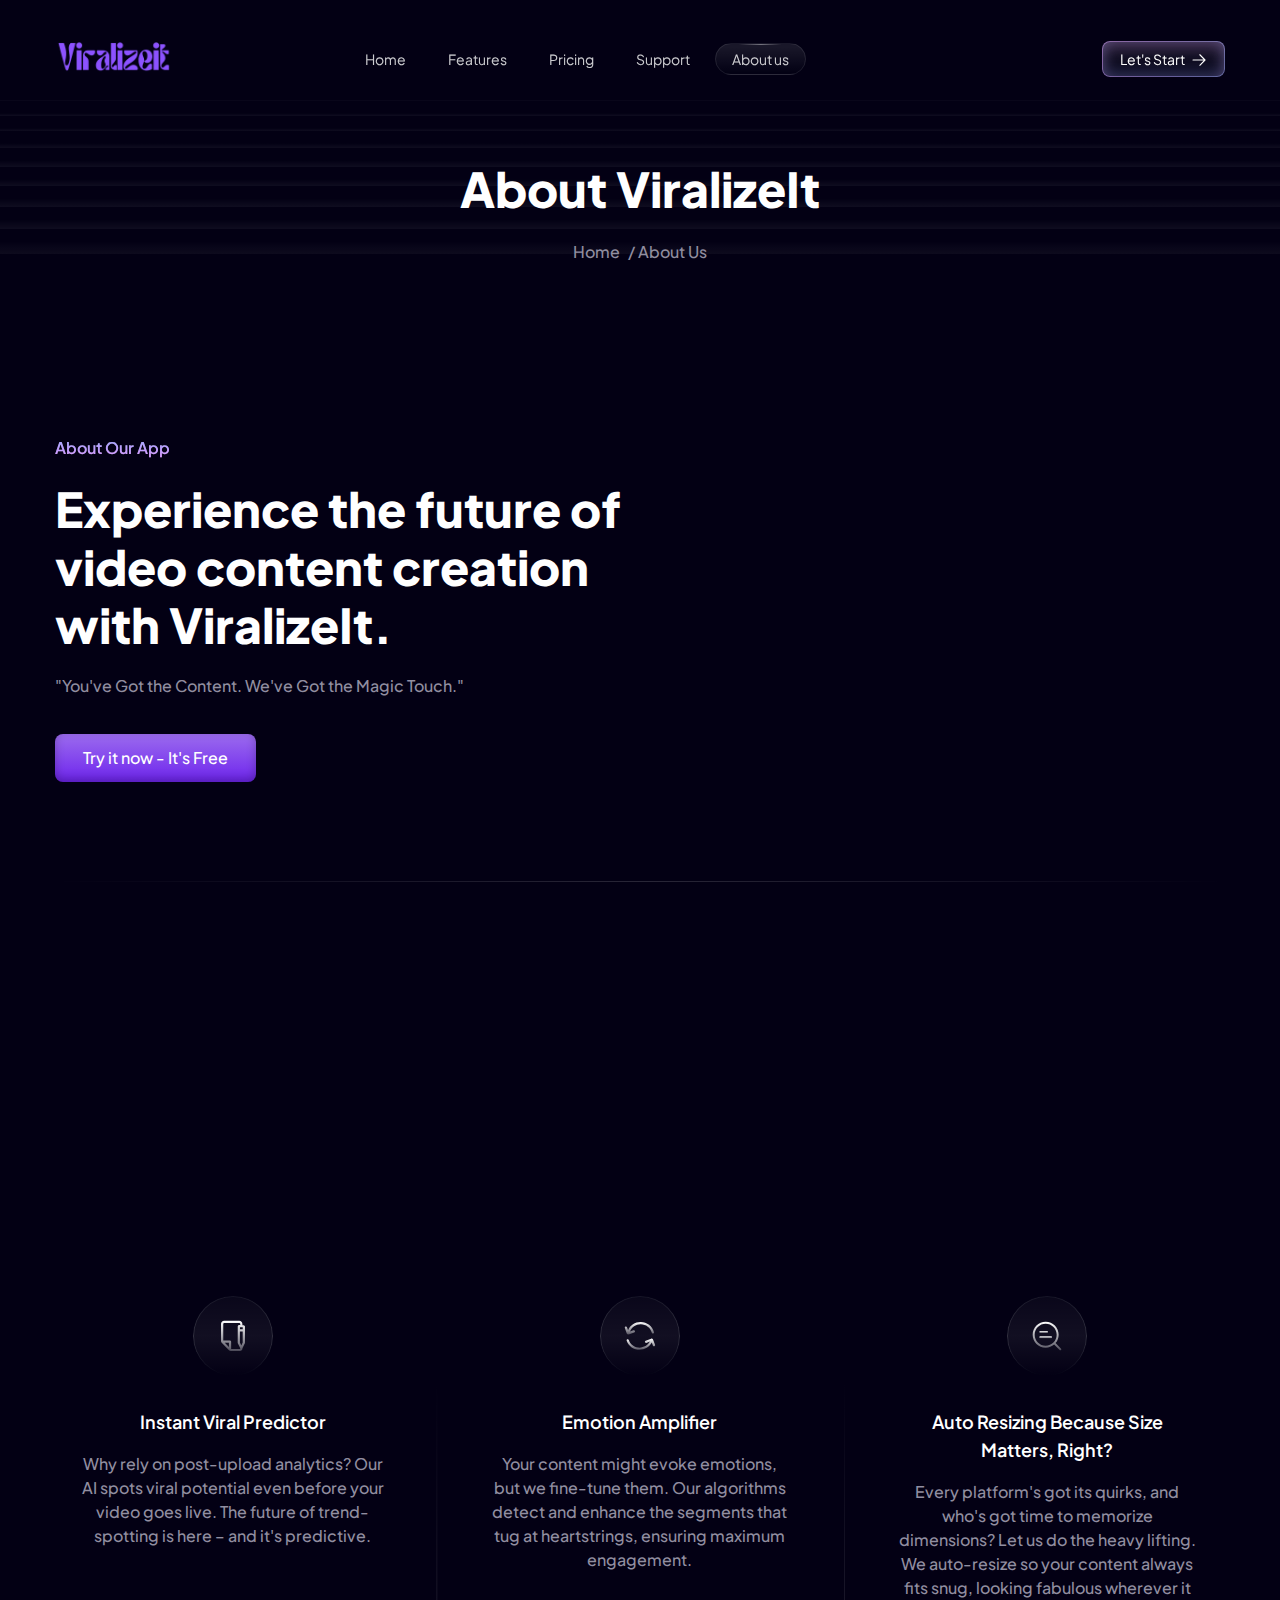
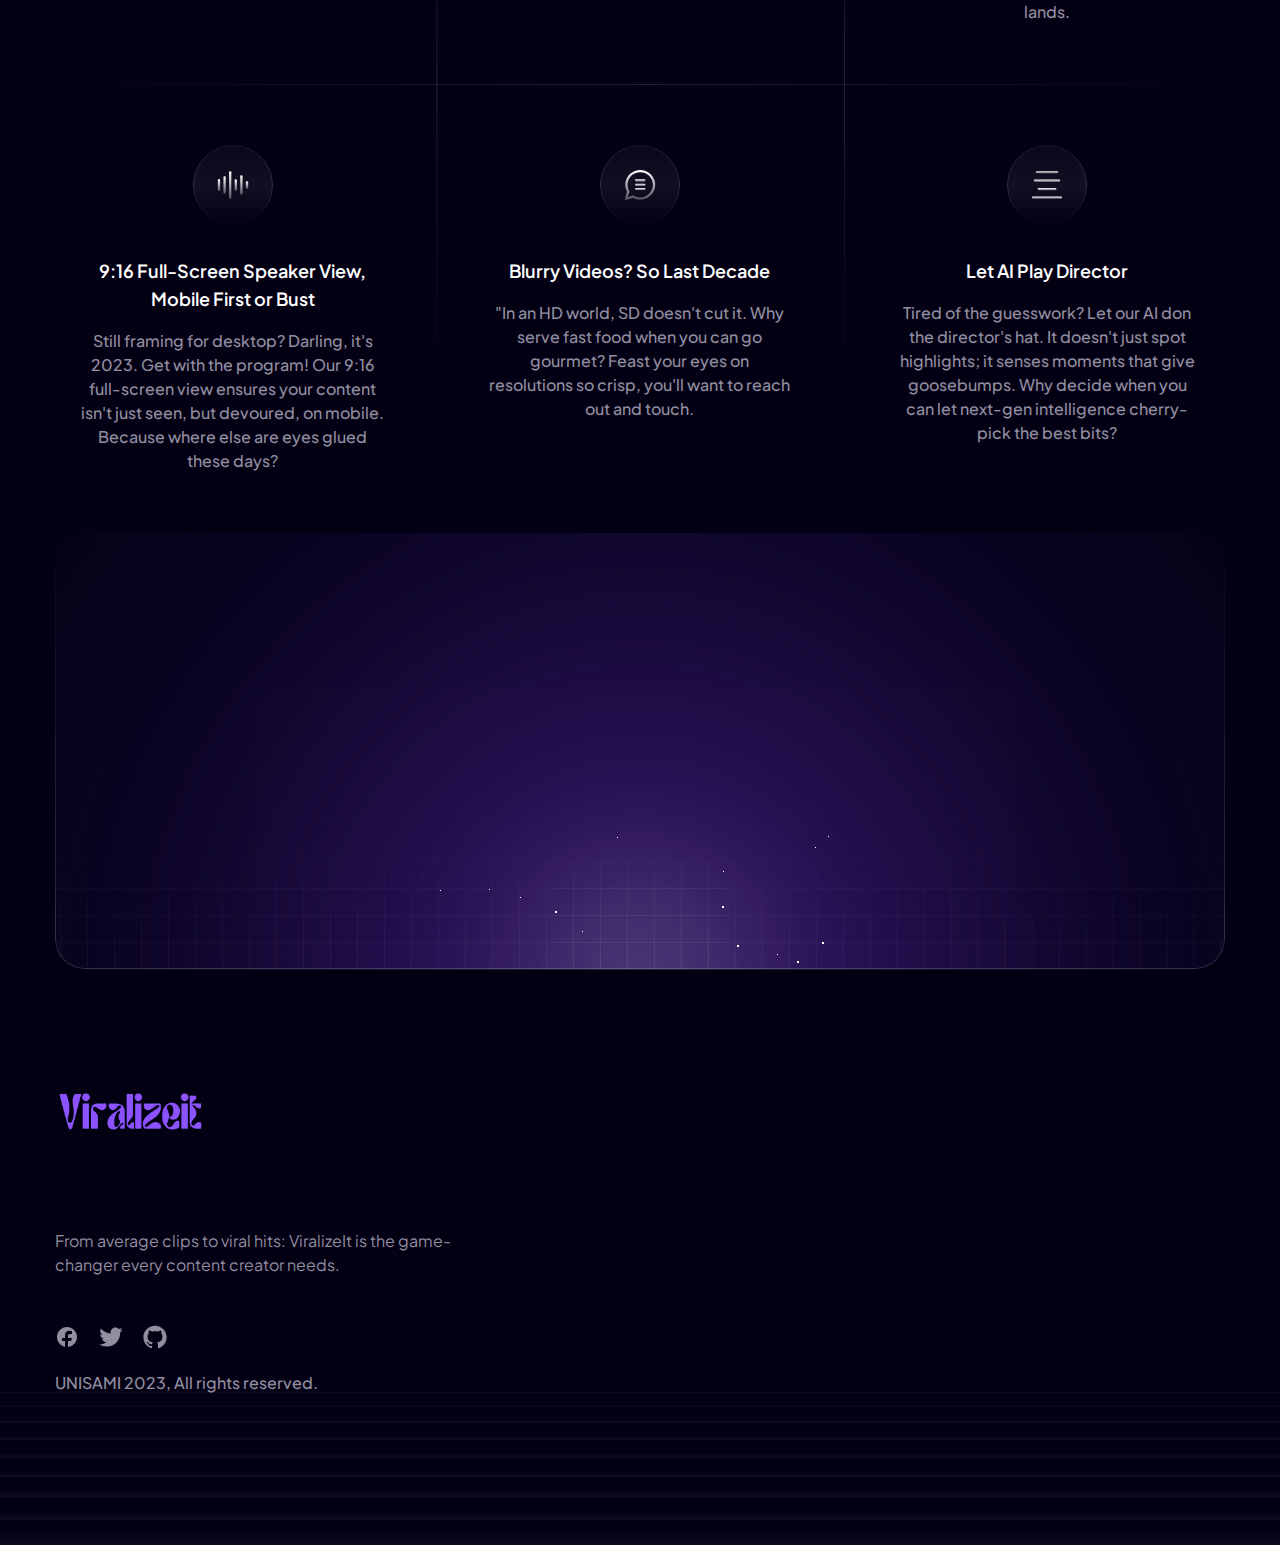
<file: about.html>
<!DOCTYPE html>
<html lang="en">

<head>
    <meta charset="UTF-8" />
    <meta http-equiv="X-UA-Compatible" content="IE=edge" />
    <meta name="viewport" content="width=device-width, initial-scale=1.0" />
    <title>About | ViralizeIt - The Future of Video Optimization</title>
    <link rel="icon" href="images/favicon.ico">
    <link href="style.css" rel="stylesheet">
</head>

<body x-data="{ page: 'about', 'loaded': true, 'stickyMenu': false, 'navigationOpen': false, 'scrollTop': false }">

    <header class="fixed left-0 top-0 w-full z-9999 py-7 lg:py-0"
        :class="{ 'bg-dark/70 backdrop-blur-lg shadow !py-4 lg:!py-0 transition duration-100 before:absolute before:w-full before:h-[1px] before:bottom-0 before:left-0 before:features-row-border' : stickyMenu }"
        @scroll.window="stickyMenu = (window.scrollY > 0) ? true : false">
        <div class="max-w-[1170px] mx-auto px-4 sm:px-8 xl:px-0 lg:flex items-center justify-between relative">
            <div class="w-full lg:w-1/4 flex items-center justify-between">
                <a href="index.html">
                    <img src="images/logo.png" style="width: 40%;" class="gap-2 py-15" alt="Logo" />
                </a>

                <button class="lg:hidden block" @click="navigationOpen = !navigationOpen">
                    <span class="block relative cursor-pointer w-5.5 h-5.5">
                        <span class="du-block absolute right-0 w-full h-full">
                            <span
                                class="block relative top-0 left-0 bg-white rounded-sm w-0 h-0.5 my-1 ease-in-out duration-200 delay-[0]"
                                :class="{ '!w-full delay-300': !navigationOpen }"></span>
                            <span
                                class="block relative top-0 left-0 bg-white rounded-sm w-0 h-0.5 my-1 ease-in-out duration-200 delay-150"
                                :class="{ '!w-full delay-400': !navigationOpen }"></span>
                            <span
                                class="block relative top-0 left-0 bg-white rounded-sm w-0 h-0.5 my-1 ease-in-out duration-200 delay-200"
                                :class="{ '!w-full delay-500': !navigationOpen }"></span>
                        </span>
                        <span class="du-block absolute right-0 w-full h-full rotate-45">
                            <span
                                class="block bg-white rounded-sm ease-in-out duration-200 delay-300 absolute left-2.5 top-0 w-0.5 h-full"
                                :class="{ '!h-0 delay-[0]': !navigationOpen }"></span>
                            <span
                                class="block bg-white rounded-sm ease-in-out duration-200 delay-400 absolute left-0 top-2.5 w-full h-0.5"
                                :class="{ '!h-0 dealy-200': !navigationOpen }"></span>
                        </span>
                    </span>
                </button>

            </div>
            <div class="w-full lg:w-3/4 h-0 lg:h-auto invisible lg:visible lg:flex items-center justify-between"
                :class="{ '!visible bg-dark shadow-lgrelative !h-auto max-h-[400px] overflow-y-scroll rounded-md mt-4 p-7.5': navigationOpen }">
                <nav>
                    <ul class="flex lg:items-center flex-col lg:flex-row gap-5 lg:gap-2">
                        <li class="nav__menu lg:py-7" :class="{ 'lg:!py-4' : stickyMenu }">
                            <a href="/#home"
                                class="relative text-white/80 text-sm py-1.5 px-4 border border-transparent hover:text-white hover:nav-gradient"
                                :class="{'!text-white nav-gradient' :page === 'home'}">Home</a>
                        </li>
                        <li class="nav__menu lg:py-7" :class="{ 'lg:!py-4' : stickyMenu }">
                            <a href="/#features"
                                class="relative text-white/80 text-sm py-1.5 px-4 border border-transparent hover:text-white hover:nav-gradient">Features</a>
                        </li>
                        <li class="nav__menu lg:py-7" :class="{ 'lg:!py-4' : stickyMenu }">
                            <a href="/#pricing"
                                class="relative text-white/80 text-sm py-1.5 px-4 border border-transparent hover:text-white hover:nav-gradient">Pricing</a>
                        </li>


                        <li class="nav__menu lg:py-7" :class="{ 'lg:!py-4' : stickyMenu }">
                            <a href="/#support"
                                class="relative text-white/80 text-sm py-1.5 px-4 border border-transparent hover:text-white hover:nav-gradient">Support</a>
                        </li>
                        <li class="nav__menu lg:py-7" :class="{ 'lg:!py-4' : stickyMenu }">
                            <a href="/about.html"
                                class="relative text-white/80 text-sm py-1.5 px-4 border border-transparent hover:text-white nav-gradient">About us</a>
                        </li>
                    </ul>
                </nav>
                <div class="flex items-center gap-6 mt-7 lg:mt-0">

                    <a href="signin.html"
                        class="button-border-gradient relative rounded-lg text-white text-sm flex items-center gap-1.5 py-2 px-4.5 shadow-button hover:button-gradient-hover hover:shadow-none">
                        Let's Start
                        <svg class="mt-0.5" width="16" height="16" viewBox="0 0 16 16" fill="none"
                            xmlns="http://www.w3.org/2000/svg">
                            <path
                                d="M14.4002 7.60002L9.2252 2.35002C9.0002 2.12502 8.6502 2.12502 8.4252 2.35002C8.2002 2.57502 8.2002 2.92502 8.4252 3.15002L12.6252 7.42502H2.0002C1.7002 7.42502 1.4502 7.67502 1.4502 7.97502C1.4502 8.27502 1.7002 8.55003 2.0002 8.55003H12.6752L8.4252 12.875C8.2002 13.1 8.2002 13.45 8.4252 13.675C8.5252 13.775 8.6752 13.825 8.8252 13.825C8.9752 13.825 9.1252 13.775 9.2252 13.65L14.4002 8.40002C14.6252 8.17502 14.6252 7.82503 14.4002 7.60002Z"
                                fill="white" />
                        </svg>
                    </a>
                </div>
            </div>
        </div>
    </header>

    <main>

        <section class="relative z-10 pt-30 lg:pt-35 xl:pt-40 pb-18">

            <div class="absolute top-25 left-0 w-full flex flex-col gap-3 -z-1 opacity-50">
                <div class="w-full h-[1.24px] footer-bg-gradient"></div>
                <div class="w-full h-[2.47px] footer-bg-gradient"></div>
                <div class="w-full h-[3.71px] footer-bg-gradient"></div>
                <div class="w-full h-[4.99px] footer-bg-gradient"></div>
                <div class="w-full h-[6.19px] footer-bg-gradient"></div>
                <div class="w-full h-[7.42px] footer-bg-gradient"></div>
                <div class="w-full h-[8.66px] footer-bg-gradient"></div>
                <div class="w-full h-[9.90px] footer-bg-gradient"></div>
                <div class="w-full h-[13px] footer-bg-gradient"></div>
            </div>
            <div class="absolute bottom-0 left-0 w-full h-24 bg-gradient-to-b from-dark/0 to-dark -z-1">
            </div>
            <div class="text-center px-4">
                <h1 class="font-extrabold text-heading-2 text-white mb-5.5">
                    About ViralizeIt
                </h1>
                <ul class="flex items-center justify-center gap-2">
                    <li class="font-medium"><a href="index.html">Home</a></li>
                    <li class="font-medium">/ About Us</li>
                </ul>
            </div>
        </section>


        <section class="overflow-hidden">
            <div class="max-w-[1170px] mx-auto px-4 sm:px-8 xl:px-0 py-20 lg:py-25 relative">
                <div class="absolute bottom-0 left-0 w-full h-[1px] about-divider-gradient"></div>
                <div class="flex gap-11 flex-wrap justify-between">
                    <div class="wow fadeInLeft max-w-[570px] w-full">
                        <span class="hero-subtitle-text font-semibold block mb-5">About Our App</span>
                        <h2 class="text-white mb-5 text-2xl font-extrabold sm:text-4xl xl:text-heading-2">
                            Experience the future of video content creation with ViralizeIt.
                        </h2>
                        <p class="mb-9 font-medium">
                            "You've Got the Content. We've Got the Magic Touch."
                        </p>
                        <a href="https://app.viralizeit.pro"
                            class="hero-button-gradient inline-flex rounded-lg py-3 px-7 text-white font-medium ease-in duration-300 hover:opacity-80">
                            Try it now - It's Free
                        </a>
                    </div>
                    <div class="wow fadeInRight hidden xl:block">

                    </div>
                </div>
            </div>
        </section>


        <section id="features" class="overflow-hidden pt-17.5 lg:pt-22.5 xl:pt-27.5 scroll-mt-17">
            <div class="max-w-[1222px] mx-auto px-4 sm:px-8 xl:px-0">

                <div class="wow fadeInUp text-center">
                    <span
                        class="hero-subtitle-gradient relative mb-4 font-medium text-sm inline-flex items-center gap-2 py-2 px-4.5 rounded-full">
                        <img src="images/icon-title.svg" alt="icon">
                        <span class="hero-subtitle-text"> Some of Main Features </span>
                    </span>
                    <h2 class="text-white mb-4.5 text-2xl font-extrabold sm:text-4xl xl:text-heading-2">
                        Key Features of Our Tool
                    </h2>
                    <p class="max-w-[714px] mx-auto mb-5 font-medium">
                        In the digital cosmos, getting noticed isn't about quantity, but quality. In a world bursting
                        with content, how do you ensure yours doesn’t get lost in the noise? With ViralizeIt, stand not
                        just ahead, but leagues apart. Harness the power of AI that doesn't just identify trends – but
                        sets them. Why wait for the wave when you can be the storm?
                    </p>
                </div>
                <div class="relative">
                    <div
                        class="features-row-border rotate-90 w-1/2 h-[1px] absolute top-1/2 left-1/2 -translate-y-1/2 lg:-translate-x-1/3 lg:left-1/4 hidden lg:block">
                    </div>
                    <div
                        class="features-row-border rotate-90 w-1/2 h-[1px] absolute top-1/2 right-1/2 -translate-y-1/2 lg:right-[8.3%] hidden lg:block">
                    </div>

                    <div class="flex flex-wrap justify-center">

                        <div class="w-full sm:w-1/2 lg:w-1/3">
                            <div
                                class="group relative overflow-hidden text-center py-8 sm:py-10 xl:py-15 px-4 lg:px-8 xl:px-13">
                                <span
                                    class="group-hover:opacity-100 opacity-0 features-bg absolute w-full h-full left-0 top-0 -z-1"></span>
                                <span
                                    class="icon-border relative max-w-[80px] w-full h-20 rounded-full inline-flex items-center justify-center mb-8 mx-auto">
                                    <img src="images/icon-01.svg" alt="icon" />
                                </span>
                                <h4 class="font-semibold text-lg text-white mb-4">
                                    Instant Viral Predictor
                                </h4>
                                <p class="font-medium">
                                    Why rely on post-upload analytics? Our AI spots viral potential even before your
                                    video goes live. The future of trend-spotting is here – and it's predictive.
                                </p>
                            </div>
                        </div>

                        <div class="w-full sm:w-1/2 lg:w-1/3">
                            <div
                                class="group relative overflow-hidden text-center py-8 sm:py-10 xl:py-15 px-4 lg:px-8 xl:px-13">
                                <span
                                    class="group-hover:opacity-100 opacity-0 features-bg absolute w-full h-full left-0 top-0 -z-1"></span>
                                <span
                                    class="icon-border relative max-w-[80px] w-full h-20 rounded-full inline-flex items-center justify-center mb-8 mx-auto">
                                    <img src="images/icon-02.svg" alt="icon" />
                                </span>
                                <h4 class="font-semibold text-lg text-white mb-4">
                                    Emotion Amplifier
                                </h4>
                                <p class="font-medium">
                                    Your content might evoke emotions, but we fine-tune them. Our algorithms detect and
                                    enhance the segments that tug at heartstrings, ensuring maximum engagement.
                                </p>
                            </div>
                        </div>

                        <div class="w-full sm:w-1/2 lg:w-1/3">
                            <div
                                class="group relative overflow-hidden text-center py-8 sm:py-10 xl:py-15 px-4 lg:px-8 xl:px-13">
                                <span
                                    class="group-hover:opacity-100 opacity-0 features-bg absolute w-full h-full left-0 top-0 -z-1"></span>
                                <span
                                    class="icon-border relative max-w-[80px] w-full h-20 rounded-full inline-flex items-center justify-center mb-8 mx-auto">
                                    <img src="images/icon-03.svg" alt="icon" />
                                </span>
                                <h4 class="font-semibold text-lg text-white mb-4">
                                    Auto Resizing Because Size Matters, Right?
                                </h4>
                                <p class="font-medium">
                                    Every platform's got its quirks, and who's got time to memorize dimensions? Let us
                                    do the heavy lifting. We auto-resize so your content always fits snug, looking
                                    fabulous wherever it lands.
                                </p>
                            </div>
                        </div>
                    </div>
                    <div class="features-row-border w-full h-[1px]"></div>

                    <div class="flex flex-wrap justify-center">

                        <div class="w-full sm:w-1/2 lg:w-1/3">
                            <div
                                class="group relative overflow-hidden text-center py-8 sm:py-10 xl:py-15 px-4 lg:px-8 xl:px-13">
                                <span
                                    class="group-hover:opacity-100 opacity-0 features-bg absolute w-full h-full left-0 top-0 -z-1 rotate-180"></span>
                                <span
                                    class="icon-border relative max-w-[80px] w-full h-20 rounded-full inline-flex items-center justify-center mb-8 mx-auto">
                                    <img src="images/icon-04.svg" alt="icon" />
                                </span>
                                <h4 class="font-semibold text-lg text-white mb-4">
                                    9:16 Full-Screen Speaker View, Mobile First or Bust
                                </h4>
                                <p class="font-medium">
                                    Still framing for desktop? Darling, it's 2023. Get with the program! Our 9:16
                                    full-screen view ensures your content isn't just seen, but devoured, on mobile.
                                    Because where else are eyes glued these days?
                                </p>
                            </div>
                        </div>

                        <div class="w-full sm:w-1/2 lg:w-1/3">
                            <div
                                class="group relative overflow-hidden text-center py-8 sm:py-10 xl:py-15 px-4 lg:px-8 xl:px-13">
                                <span
                                    class="group-hover:opacity-100 opacity-0 features-bg absolute w-full h-full left-0 top-0 -z-1 rotate-180"></span>
                                <span
                                    class="icon-border relative max-w-[80px] w-full h-20 rounded-full inline-flex items-center justify-center mb-8 mx-auto">
                                    <img src="images/icon-05.svg" alt="icon" />
                                </span>
                                <h4 class="font-semibold text-lg text-white mb-4">
                                    Blurry Videos? So Last Decade
                                </h4>
                                <p class="font-medium">
                                    "In an HD world, SD doesn't cut it. Why serve fast food when you can go gourmet?
                                    Feast your eyes on resolutions so crisp, you'll want to reach out and touch.
                                </p>
                            </div>
                        </div>

                        <div class="w-full sm:w-1/2 lg:w-1/3">
                            <div
                                class="group relative overflow-hidden text-center py-8 sm:py-10 xl:py-15 px-4 lg:px-8 xl:px-13">
                                <span
                                    class="group-hover:opacity-100 opacity-0 features-bg absolute w-full h-full left-0 top-0 -z-1 rotate-180"></span>
                                <span
                                    class="icon-border relative max-w-[80px] w-full h-20 rounded-full inline-flex items-center justify-center mb-8 mx-auto">
                                    <img src="images/icon-06.svg" alt="icon" />
                                </span>
                                <h4 class="font-semibold text-lg text-white mb-4">
                                    Let AI Play Director
                                </h4>
                                <p class="font-medium">
                                    Tired of the guesswork? Let our AI don the director's hat. It doesn't just spot
                                    highlights; it senses moments that give goosebumps. Why decide when you can let
                                    next-gen intelligence cherry-pick the best bits?
                                </p>
                            </div>
                        </div>
                    </div>
                </div>
            </div>
        </section>

        <section>
            <div class="max-w-[1170px] mx-auto px-4 sm:px-8 xl:px-0">
                <div class="cta-box-gradient bg-dark rounded-[30px] relative overflow-hidden px-4 py-20 lg:py-25 z-999">

                    <span class="absolute bottom-0 left-0 -z-1"><img src="images/grid.svg" alt="grid" /></span>
                    <div class="absolute -z-10 pointer-events-none inset-0 overflow-hidden">
                        <span class="absolute left-1/2 bottom-0 -translate-x-1/2 -z-1">
                            <img src="images/blur-22.svg" alt="blur" class="max-w-none">
                        </span>
                        <span class="absolute left-1/2 bottom-0 -translate-x-1/2 -z-1">
                            <img src="images/blur-23.svg" alt="blur" class="max-w-none">
                        </span>
                        <span class="absolute left-1/2 bottom-0 -translate-x-1/2 -z-1">
                            <img src="images/blur-24.svg" alt="blur" class="max-w-none">
                        </span>
                    </div>

                    <div
                        class="max-w-[482px] w-full h-60 overflow-hidden absolute -z-1 -bottom-25 left-1/2 -translate-x-1/2">
                        <div class="stars"></div>
                        <div class="stars2"></div>
                    </div>
                    <div class="wow fadeInUp text-center">
                        <span
                            class="hero-subtitle-gradient relative mb-4 font-medium text-sm inline-flex items-center gap-2 py-2 px-4.5 rounded-full">
                            <img src="images/icon-title.svg" alt="icon">
                            <span class="hero-subtitle-text">
                                Try our tool for Free
                            </span>
                        </span>
                        <h2 class="text-white mb-4.5 text-2xl font-extrabold sm:text-4xl xl:text-heading-2">
                            What are you waiting for?
                        </h2>
                        <p class="max-w-[714px] mx-auto font-medium mb-9">
                            Ready to Change the Game? Let’s Plot Your Viral Takeover Together.
                        </p>
                        <a href="https://app.viralizeit.pro"
                            class="hero-button-gradient inline-flex rounded-lg py-3 px-7 text-white font-medium ease-in duration-300 hover:opacity-80">
                            Get Started for Free
                        </a>
                    </div>
                </div>
            </div>
        </section>

        <!--
<section class="pt-17.5 sm:pt-22.5 xl:pt-27.5 pb-11">
<div class="max-w-[1170px] mx-auto px-4 sm:px-8 xl:px-0">
<div class="flex flex-wrap items-center justify-between gap-10">
<div class="max-w-[352px] w-full">
<h3 class="font-semibold text-heading-5 text-white mb-2">
News & Update
</h3>
<p class="font-medium">
Keep up to date with everything about our tool
</p>
</div>
<div class="max-w-[534px] w-full">
<form>
<div class="flex items-center gap-4">
<div class="max-w-[395px] w-full">
<input id="email" type="email" name="email" placeholder="Enter your Email" class="rounded-lg border border-white/[0.12] bg-white/[0.05] focus:border-purple w-full py-3 px-6 outline-none" />
</div>
<a href="/#" class="button-border-gradient relative rounded-lg text-white text-sm flex items-center gap-1.5 py-3.5 px-7 shadow-button hover:button-gradient-hover hover:shadow-none">
Subscribe
</a>
</div>
</form>
</div>
</div>
</div>
</section>
-->
    </main>


    <footer class="relative z-10 pb-17.5 lg:pb-22.5 xl:pb-27.5">

        <div class="absolute bottom-0 left-0 w-full flex flex-col gap-3 -z-1 opacity-50">
            <div class="w-full h-[1.24px] footer-bg-gradient"></div>
            <div class="w-full h-[2.47px] footer-bg-gradient"></div>
            <div class="w-full h-[3.71px] footer-bg-gradient"></div>
            <div class="w-full h-[4.99px] footer-bg-gradient"></div>
            <div class="w-full h-[6.19px] footer-bg-gradient"></div>
            <div class="w-full h-[7.42px] footer-bg-gradient"></div>
            <div class="w-full h-[8.66px] footer-bg-gradient"></div>
            <div class="w-full h-[9.90px] footer-bg-gradient"></div>
            <div class="w-full h-[13px] footer-bg-gradient"></div>
        </div>
        <div class="max-w-[1170px] mx-auto px-4 sm:px-8 xl:px-0 relative pt-17.5">
            <div class="w-full h-[1px] footer-divider-gradient absolute top-0 left-0"></div>
            <div class="flex flex-wrap justify-between">
                <div class="mb-10 max-w-[571px] w-full">
                    <a class="mb-8.5 inline-block" href="index.html">
                        <img src="images/logo.png" alt="Logo" style="max-width: 30%;" />
                    </a>
                    <p class="mb-12 xl:w-4/5">
                        From average clips to viral hits: ViralizeIt is the game-changer every content creator needs.
                    </p>
                    <div class="flex items-center gap-5">
                        <a href="#" class="hover:text-white ease-in duration-300">
                            <svg class="fill-current" width="24" height="24" viewBox="0 0 24 24" fill="none"
                                xmlns="http://www.w3.org/2000/svg">
                                <path
                                    d="M13 21.9506C18.0533 21.4489 22 17.1853 22 12C22 6.47715 17.5228 2 12 2C6.47715 2 2 6.47715 2 12C2 16.8379 5.43552 20.8734 10 21.8V16H7V13H10V9.79586C10 7.47449 11.9695 5.64064 14.285 5.80603L17 5.99996V8.99996H15C13.8954 8.99996 13 9.89539 13 11V13H17L16 16H13V21.9506Z"
                                    fill />
                            </svg>
                        </a>
                        <a href="#" class="hover:text-white ease-in duration-300">
                            <svg class="fill-current" width="24" height="24" viewBox="0 0 24 24" fill="none"
                                xmlns="http://www.w3.org/2000/svg">
                                <path
                                    d="M7.6125 21.5251C16.4625 21.5251 21.2625 14.2126 21.2625 7.87509C21.2625 7.72509 21.2625 7.46259 21.225 7.23759C22.1625 6.56259 22.9875 5.70009 23.625 4.76259C22.725 5.17509 21.825 5.40009 20.8875 5.51259C21.9 4.91259 22.65 3.97509 22.9875 2.8501C22.05 3.3751 21.075 3.78759 19.9125 4.01259C19.0125 3.0751 17.8125 2.4751 16.425 2.4751C13.7625 2.4751 11.5875 4.65009 11.5875 7.31259C11.5875 7.68759 11.625 8.06259 11.7 8.43759C7.8375 8.17509 4.3125 6.26259 1.9125 3.3751C1.5 4.12509 1.275 4.91259 1.275 5.77509C1.275 7.46259 2.1375 8.88759 3.45 9.75009C2.6625 9.71259 1.9125 9.48759 1.275 9.15009C1.275 9.18759 1.275 9.18759 1.275 9.18759C1.275 11.4751 2.925 13.4626 5.1 13.9126C4.6875 14.0251 4.2375 14.0626 3.9 14.0626C3.6 14.0626 3.2625 14.0251 3 13.9501C3.6375 15.8626 5.4 17.2501 7.5 17.2876C5.85 18.5626 3.7875 19.3501 1.575 19.3501C1.125 19.4251 0.75 19.3501 0.375 19.3126C2.4 20.7376 4.9125 21.5251 7.6125 21.5251Z"
                                    fill />
                            </svg>
                        </a>
                        <a href="#" class="hover:text-white ease-in duration-300">
                            <svg class="fill-current" width="24" height="24" viewBox="0 0 24 24" fill="none"
                                xmlns="http://www.w3.org/2000/svg">
                                <g clip-path="url(#clip0_368_11839)">
                                    <path
                                        d="M12 0.674805C5.625 0.674805 0.375 5.8498 0.375 12.2998C0.375 17.3998 3.7125 21.7498 8.3625 23.3248C8.9625 23.4373 9.15 23.0623 9.15 22.7998C9.15 22.5373 9.15 21.7873 9.1125 20.7748C5.8875 21.5248 5.2125 19.1998 5.2125 19.1998C4.6875 17.8873 3.9 17.5123 3.9 17.5123C2.85 16.7623 3.9375 16.7623 3.9375 16.7623C5.1 16.7998 5.7375 17.9623 5.7375 17.9623C6.75 19.7623 8.475 19.2373 9.1125 18.8998C9.225 18.1498 9.525 17.6248 9.8625 17.3248C7.3125 17.0623 4.575 16.0498 4.575 11.6248C4.575 10.3498 5.0625 9.3373 5.775 8.5498C5.6625 8.2873 5.25 7.0873 5.8875 5.4748C5.8875 5.4748 6.9 5.1748 9.1125 6.6748C10.05 6.4123 11.025 6.2623 12.0375 6.2623C13.05 6.2623 14.0625 6.3748 14.9625 6.6748C17.175 5.2123 18.15 5.4748 18.15 5.4748C18.7875 7.0498 18.4125 8.2873 18.2625 8.5498C19.0125 9.3373 19.4625 10.3873 19.4625 11.6248C19.4625 16.0498 16.725 17.0623 14.175 17.3248C14.5875 17.6998 14.9625 18.4498 14.9625 19.4998C14.9625 21.0748 14.925 22.3123 14.925 22.6873C14.925 22.9873 15.15 23.3248 15.7125 23.2123C20.2875 21.6748 23.625 17.3623 23.625 12.2248C23.5875 5.8498 18.375 0.674805 12 0.674805Z"
                                        fill />
                                </g>
                                <defs>
                                    <clipPath id="clip0_368_11839">
                                        <rect width="24" height="24" fill="white" />
                                    </clipPath>
                                </defs>
                            </svg>
                        </a>
                    </div>
                    <p class="font-medium mt-5.5">
                        UNISAMI 2023, All rights reserved.
                    </p>
                </div>

            </div>
        </div>
    </footer>



    <button
        class="hidden items-center justify-center w-10 h-10 rounded-[4px] shadow-solid-5 bg-purple hover:opacity-70 fixed bottom-8 right-8 z-999"
        @click="window.scrollTo({top: 0, behavior: 'smooth'})"
        @scroll.window="scrollTop = (window.pageYOffset > 50) ? true : false" :class="{ '!flex' : scrollTop }">
        <svg class="fill-white w-5 h-5" xmlns="http://www.w3.org/2000/svg" viewBox="0 0 512 512">
            <path
                d="M233.4 105.4c12.5-12.5 32.8-12.5 45.3 0l192 192c12.5 12.5 12.5 32.8 0 45.3s-32.8 12.5-45.3 0L256 173.3 86.6 342.6c-12.5 12.5-32.8 12.5-45.3 0s-12.5-32.8 0-45.3l192-192z" />
        </svg>
    </button>

    <script defer src="bundle.js"></script>
    <script defer
        src="https://static.cloudflareinsights.com/beacon.min.js/v8b253dfea2ab4077af8c6f58422dfbfd1689876627854"
        integrity="sha512-bjgnUKX4azu3dLTVtie9u6TKqgx29RBwfj3QXYt5EKfWM/9hPSAI/4qcV5NACjwAo8UtTeWefx6Zq5PHcMm7Tg=="
        data-cf-beacon='{"rayId":"8104707c4d708986","version":"2023.8.0","r":1,"token":"9a6015d415bb4773a0bff22543062d3b","si":100}'
        crossorigin="anonymous"></script>
</body>

</html>
</file>
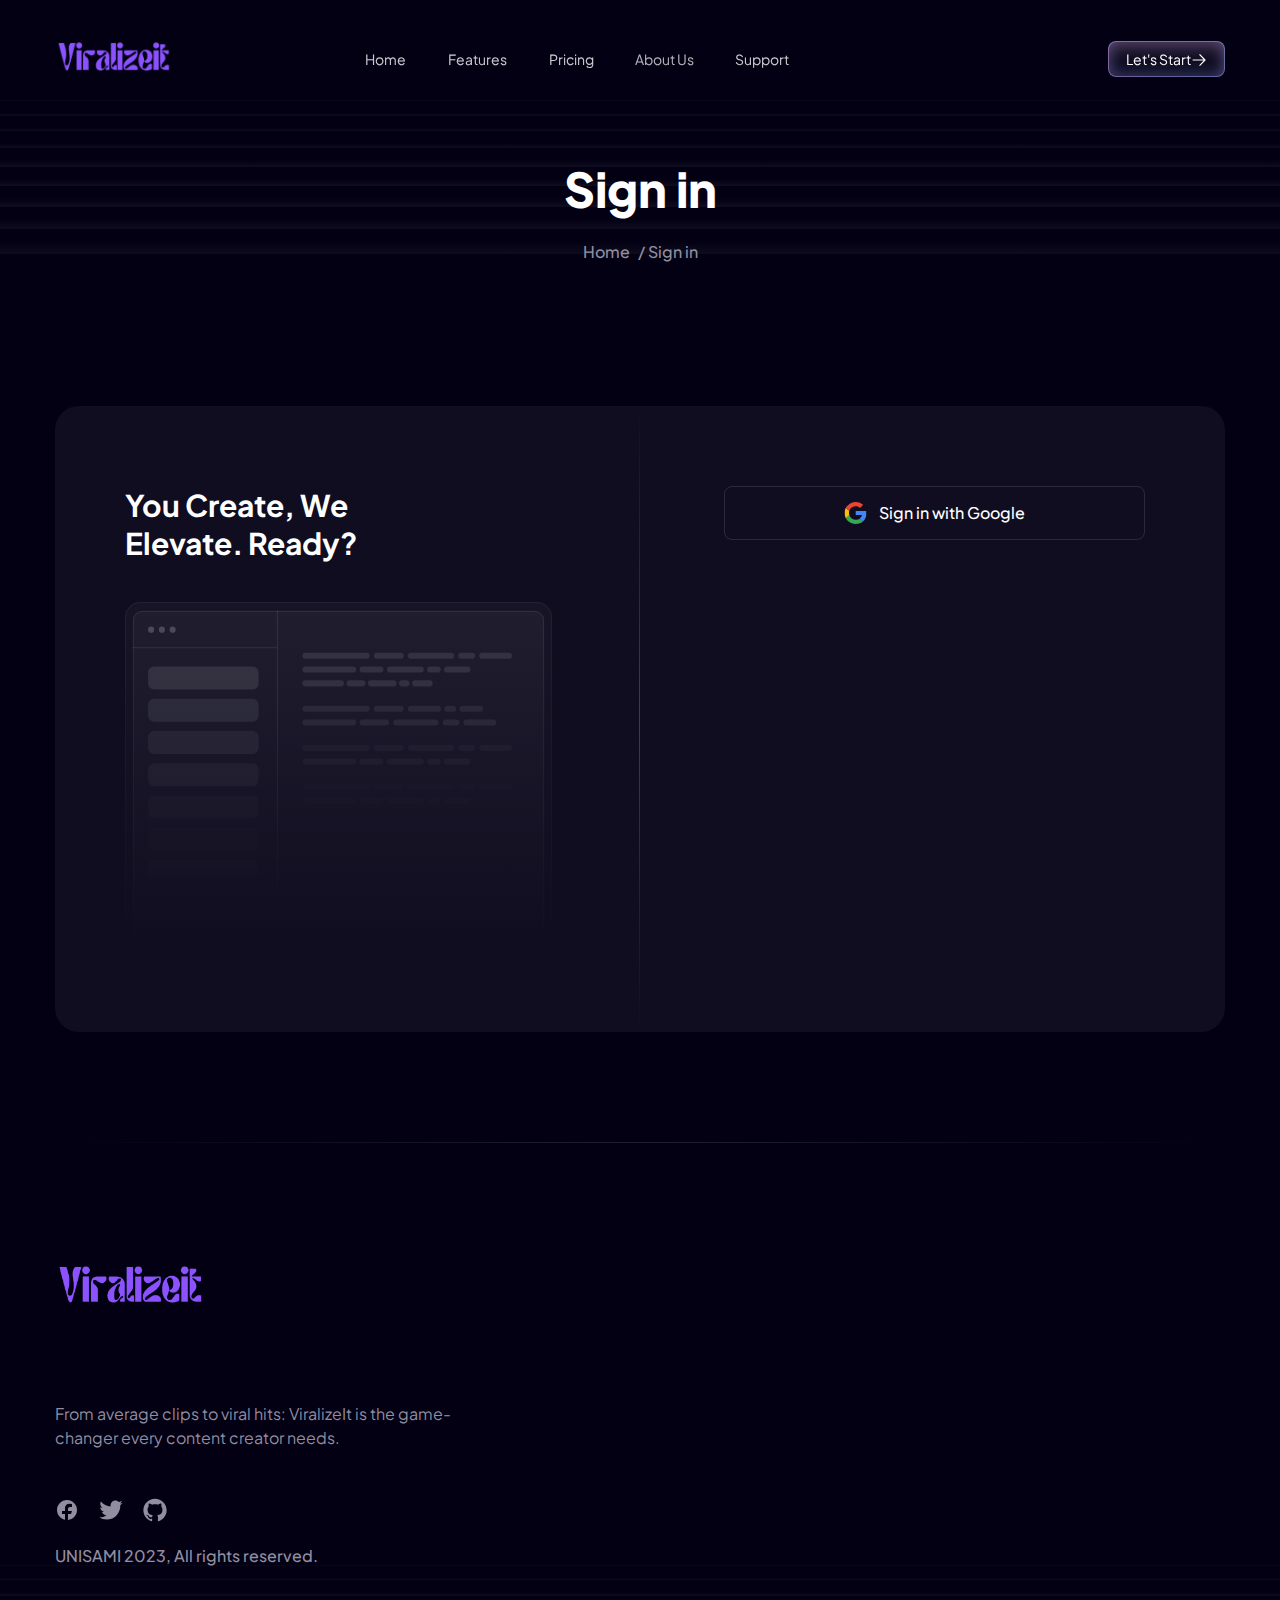
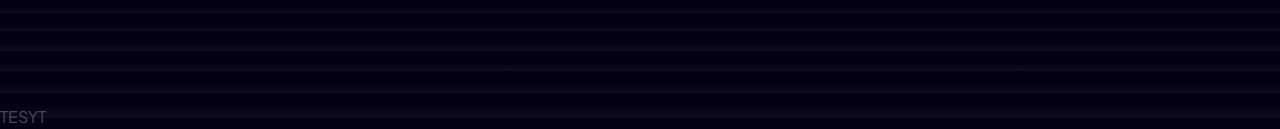
<file: signin.html>
<!DOCTYPE html>
<html lang="en">

<head>
    <meta charset="UTF-8" />
    <meta http-equiv="X-UA-Compatible" content="IE=edge" />
    <meta name="viewport" content="width=device-width, initial-scale=1.0" />
    <title>ViralizeIt - The Future of Video Optimization</title>
    <link rel="icon" href="images/favicon.ico">
    <link href="style.css" rel="stylesheet">
</head>

<body x-data="{ page: 'home', 'loaded': true, 'stickyMenu': false, 'navigationOpen': false, 'scrollTop': false }">

    <header class="fixed left-0 top-0 w-full z-9999 py-7 lg:py-0"
        :class="{ 'bg-dark/70 backdrop-blur-lg shadow !py-4 lg:!py-0 transition duration-100 before:absolute before:w-full before:h-[1px] before:bottom-0 before:left-0 before:features-row-border' : stickyMenu }"
        @scroll.window="stickyMenu = (window.scrollY > 0) ? true : false">
        <div class="max-w-[1170px] mx-auto px-4 sm:px-8 xl:px-0 lg:flex items-center justify-between relative">
            <div class="w-full lg:w-1/4 flex items-center justify-between">
                <a href="index.html">
                    <img src="images/logo.png" alt="Logo" class="gap-2 py-15" style="width: 40%;" />
                </a>

                <button class="lg:hidden block" @click="navigationOpen = !navigationOpen">
                    <span class="block relative cursor-pointer w-5.5 h-5.5">
                        <span class="du-block absolute right-0 w-full h-full">
                            <span
                                class="block relative top-0 left-0 bg-white rounded-sm w-0 h-0.5 my-1 ease-in-out duration-200 delay-[0]"
                                :class="{ '!w-full delay-300': !navigationOpen }"></span>
                            <span
                                class="block relative top-0 left-0 bg-white rounded-sm w-0 h-0.5 my-1 ease-in-out duration-200 delay-150"
                                :class="{ '!w-full delay-400': !navigationOpen }"></span>
                            <span
                                class="block relative top-0 left-0 bg-white rounded-sm w-0 h-0.5 my-1 ease-in-out duration-200 delay-200"
                                :class="{ '!w-full delay-500': !navigationOpen }"></span>
                        </span>
                        <span class="du-block absolute right-0 w-full h-full rotate-45">
                            <span
                                class="block bg-white rounded-sm ease-in-out duration-200 delay-300 absolute left-2.5 top-0 w-0.5 h-full"
                                :class="{ '!h-0 delay-[0]': !navigationOpen }"></span>
                            <span
                                class="block bg-white rounded-sm ease-in-out duration-200 delay-400 absolute left-0 top-2.5 w-full h-0.5"
                                :class="{ '!h-0 dealy-200': !navigationOpen }"></span>
                        </span>
                    </span>
                </button>

            </div>
            <div class="w-full lg:w-3/4 h-0 lg:h-auto invisible lg:visible lg:flex items-center justify-between"
                :class="{ '!visible bg-dark shadow-lgrelative !h-auto max-h-[400px] overflow-y-scroll rounded-md mt-4 p-7.5': navigationOpen }">
                <nav>

                    <ul class="flex lg:items-center flex-col lg:flex-row gap-5 lg:gap-2">
                        <li class="nav__menu lg:py-7" :class="{ 'lg:!py-4' : stickyMenu }">
                            <a href="/#home"
                                class="relative text-white/80 text-sm py-1.5 px-4 border border-transparent hover:text-white hover:nav-gradient"
                                :class="{'!text-white nav-gradient' :page === 'a'}">Home</a>
                        </li>
                        <li class="nav__menu lg:py-7" :class="{ 'lg:!py-4' : stickyMenu }">
                            <a href="/#features"
                                class="relative text-white/80 text-sm py-1.5 px-4 border border-transparent hover:text-white hover:nav-gradient">Features</a>
                        </li>
                        <li class="nav__menu lg:py-7" :class="{ 'lg:!py-4' : stickyMenu }">
                            <a href="/#pricing"
                                class="relative text-white/80 text-sm py-1.5 px-4 border border-transparent hover:text-white hover:nav-gradient">Pricing</a>
                        </li>

                        <li>
                            <a href="about.html"
                                class="flex text-sm text-white/70 hover:text-white py-2 px-4 rounded-md hover:bg-white/5"
                                :class="{ '!text-white bg-white/5': page === 'about' }">About Us</a>
                        </li>

                        </li>
                        <li class="nav__menu lg:py-7" :class="{ 'lg:!py-4' : stickyMenu }">
                            <a href="/#support"
                                class="relative text-white/80 text-sm py-1.5 px-4 border border-transparent hover:text-white hover:nav-gradient">Support</a>
                        </li>
                    </ul>
                </nav>
                <div class="flex items-center gap-6 mt-7 lg:mt-0">
                    <a href="signin.html"
                        class="button-border-gradient relative rounded-lg text-white text-sm flex items-center  py-2 px-4.5 shadow-button hover:button-gradient-hover hover:shadow-none">
                        Let's Start
                        <svg class="mt-0.5" width="16" height="16" viewBox="0 0 16 16" fill="none"
                            xmlns="http://www.w3.org/2000/svg">
                            <path
                                d="M14.4002 7.60002L9.2252 2.35002C9.0002 2.12502 8.6502 2.12502 8.4252 2.35002C8.2002 2.57502 8.2002 2.92502 8.4252 3.15002L12.6252 7.42502H2.0002C1.7002 7.42502 1.4502 7.67502 1.4502 7.97502C1.4502 8.27502 1.7002 8.55003 2.0002 8.55003H12.6752L8.4252 12.875C8.2002 13.1 8.2002 13.45 8.4252 13.675C8.5252 13.775 8.6752 13.825 8.8252 13.825C8.9752 13.825 9.1252 13.775 9.2252 13.65L14.4002 8.40002C14.6252 8.17502 14.6252 7.82503 14.4002 7.60002Z"
                                fill="white" />
                        </svg>
                    </a>
                </div>
            </div>
        </div>
    </header>

    <main>

        <section class="relative z-10 pt-30 lg:pt-35 xl:pt-40 pb-18">

            <div class="absolute top-25 left-0 w-full flex flex-col gap-3 -z-1 opacity-50">
                <div class="w-full h-[1.24px] footer-bg-gradient"></div>
                <div class="w-full h-[2.47px] footer-bg-gradient"></div>
                <div class="w-full h-[3.71px] footer-bg-gradient"></div>
                <div class="w-full h-[4.99px] footer-bg-gradient"></div>
                <div class="w-full h-[6.19px] footer-bg-gradient"></div>
                <div class="w-full h-[7.42px] footer-bg-gradient"></div>
                <div class="w-full h-[8.66px] footer-bg-gradient"></div>
                <div class="w-full h-[9.90px] footer-bg-gradient"></div>
                <div class="w-full h-[13px] footer-bg-gradient"></div>
            </div>
            <div class="absolute bottom-0 left-0 w-full h-24 bg-gradient-to-b from-dark/0 to-dark -z-1">
            </div>
            <div class="text-center px-4">
                <h1 class="font-extrabold text-heading-2 text-white mb-5.5">
                    Sign in
                </h1>
                <ul class="flex items-center justify-center gap-2">
                    <li class="font-medium"><a href="index.html">Home</a></li>
                    <li class="font-medium">/ Sign in</li>
                </ul>
            </div>
        </section>


        <section class="pt-17.5 pb-17.5 lg:pb-22.5 xl:pb-27.5">
            <div class="max-w-[1170px] mx-auto px-4 sm:px-8 xl:px-0">
                <div class="wow fadeInUp rounded-3xl bg-white/[0.05]">
                    <div class="flex">
                        <div class="hidden lg:block w-full lg:w-1/2">
                            <div class="relative py-20 pl-17.5 pr-22">
                                <div
                                    class="absolute top-0 right-0 w-[1px] h-full bg-gradient-to-b from-white/0 via-white/20 to-white/0">
                                </div>
                                <h2 class="max-w-[292px] font-bold text-white text-heading-4 mb-10">
                                    You Create, We Elevate. Ready?
                                </h2>
                                <img src="images/sigin.svg" alt="signin" />
                            </div>
                        </div>
                        <div class="w-full lg:w-1/2">
                            <div class="py-8 sm:py-20 pl-8 sm:pl-21 pr-8 sm:pr-20">

                                <a href="https://app.viralizeit.pro/auth">

                                    <button
                                        class="w-full mx-auto flex items-center justify-center gap-3 p-3.5 font-medium text-white rounded-lg border border-white/[0.12] ease-in duration-300 hover:border-purple">
                                        <svg width="23" height="22" viewBox="0 0 23 22" fill="none"
                                            xmlns="http://www.w3.org/2000/svg">
                                            <g clip-path="url(#clip0_132_14584)">
                                                <path
                                                    d="M22.5001 11.2438C22.5134 10.4876 22.4338 9.73256 22.2629 8.995H11.7246V13.0771H17.9105C17.7933 13.7929 17.5296 14.478 17.1352 15.0914C16.7409 15.7047 16.224 16.2335 15.6158 16.646L15.5942 16.7827L18.9264 19.3124L19.1571 19.335C21.2772 17.4161 22.4997 14.5926 22.4997 11.2438"
                                                    fill="#4285F4" />
                                                <path
                                                    d="M11.7245 22C14.755 22 17.2992 21.0221 19.1577 19.3355L15.6156 16.6464C14.6679 17.2944 13.3958 17.7467 11.7245 17.7467C10.3051 17.7385 8.92433 17.2926 7.77814 16.472C6.63195 15.6515 5.77851 14.4981 5.33892 13.1755L5.20737 13.1865L1.74255 15.8142L1.69727 15.9376C2.63043 17.7602 4.06252 19.2925 5.83341 20.3631C7.60429 21.4337 9.64416 22.0005 11.7249 22"
                                                    fill="#34A853" />
                                                <path
                                                    d="M5.33889 13.1755C5.09338 12.4753 4.96669 11.7404 4.96388 11C4.9684 10.2608 5.09041 9.52685 5.32552 8.8245L5.31927 8.67868L1.81196 6.00867L1.69724 6.06214C0.910039 7.5938 0.5 9.28491 0.5 10.9999C0.5 12.7148 0.910039 14.406 1.69724 15.9376L5.33889 13.1755Z"
                                                    fill="#FBBC05" />
                                                <path
                                                    d="M11.7249 4.25337C13.3333 4.22889 14.8888 4.8159 16.065 5.89121L19.2329 2.86003C17.2011 0.992106 14.5106 -0.0328008 11.7249 3.27798e-05C9.64418 -0.000452376 7.60433 0.566279 5.83345 1.63686C4.06256 2.70743 2.63046 4.23965 1.69727 6.06218L5.32684 8.82455C5.77077 7.50213 6.62703 6.34962 7.77491 5.5295C8.9228 4.70938 10.3044 4.26302 11.7249 4.25337Z"
                                                    fill="#EB4335" />
                                            </g>
                                            <defs>
                                                <clipPath id="clip0_132_14584">
                                                    <rect width="22" height="22" fill="white"
                                                        transform="translate(0.5)" />
                                                </clipPath>
                                            </defs>
                                        </svg>
                                        Sign in with Google
                                    </button>
                                </a>


    </main>


    <footer class="relative z-10 pb-17.5 lg:pb-22.5 xl:pb-27.5">

        <div class="absolute bottom-0 left-0 w-full flex flex-col gap-3 -z-1 opacity-50">
            <div class="w-full h-[1.24px] footer-bg-gradient"></div>
            <div class="w-full h-[2.47px] footer-bg-gradient"></div>
            <div class="w-full h-[3.71px] footer-bg-gradient"></div>
            <div class="w-full h-[4.99px] footer-bg-gradient"></div>
            <div class="w-full h-[6.19px] footer-bg-gradient"></div>
            <div class="w-full h-[7.42px] footer-bg-gradient"></div>
            <div class="w-full h-[8.66px] footer-bg-gradient"></div>
            <div class="w-full h-[9.90px] footer-bg-gradient"></div>
            <div class="w-full h-[13px] footer-bg-gradient">TESYT</div>
        </div>
        <div class="max-w-[1170px] mx-auto px-4 sm:px-8 xl:px-0 relative pt-17.5">
            <div class="w-full h-[1px] footer-divider-gradient absolute top-0 left-0"></div>
            <div class="flex flex-wrap justify-between">
                <div class="mb-10 max-w-[571px] w-full">
                    <a class="mb-8.5 inline-block" href="index.html">
                        <img src="images/logo.png" alt="Logo" style="max-width: 30%;" />
                    </a>
                    <p class="mb-12 xl:w-4/5">
                        From average clips to viral hits: ViralizeIt is the game-changer every content creator needs.
                    </p>
                    <div class="flex items-center gap-5">
                        <a href="#" class="hover:text-white ease-in duration-300">
                            <svg class="fill-current" width="24" height="24" viewBox="0 0 24 24" fill="none"
                                xmlns="http://www.w3.org/2000/svg">
                                <path
                                    d="M13 21.9506C18.0533 21.4489 22 17.1853 22 12C22 6.47715 17.5228 2 12 2C6.47715 2 2 6.47715 2 12C2 16.8379 5.43552 20.8734 10 21.8V16H7V13H10V9.79586C10 7.47449 11.9695 5.64064 14.285 5.80603L17 5.99996V8.99996H15C13.8954 8.99996 13 9.89539 13 11V13H17L16 16H13V21.9506Z"
                                    fill />
                            </svg>
                        </a>
                        <a href="#" class="hover:text-white ease-in duration-300">
                            <svg class="fill-current" width="24" height="24" viewBox="0 0 24 24" fill="none"
                                xmlns="http://www.w3.org/2000/svg">
                                <path
                                    d="M7.6125 21.5251C16.4625 21.5251 21.2625 14.2126 21.2625 7.87509C21.2625 7.72509 21.2625 7.46259 21.225 7.23759C22.1625 6.56259 22.9875 5.70009 23.625 4.76259C22.725 5.17509 21.825 5.40009 20.8875 5.51259C21.9 4.91259 22.65 3.97509 22.9875 2.8501C22.05 3.3751 21.075 3.78759 19.9125 4.01259C19.0125 3.0751 17.8125 2.4751 16.425 2.4751C13.7625 2.4751 11.5875 4.65009 11.5875 7.31259C11.5875 7.68759 11.625 8.06259 11.7 8.43759C7.8375 8.17509 4.3125 6.26259 1.9125 3.3751C1.5 4.12509 1.275 4.91259 1.275 5.77509C1.275 7.46259 2.1375 8.88759 3.45 9.75009C2.6625 9.71259 1.9125 9.48759 1.275 9.15009C1.275 9.18759 1.275 9.18759 1.275 9.18759C1.275 11.4751 2.925 13.4626 5.1 13.9126C4.6875 14.0251 4.2375 14.0626 3.9 14.0626C3.6 14.0626 3.2625 14.0251 3 13.9501C3.6375 15.8626 5.4 17.2501 7.5 17.2876C5.85 18.5626 3.7875 19.3501 1.575 19.3501C1.125 19.4251 0.75 19.3501 0.375 19.3126C2.4 20.7376 4.9125 21.5251 7.6125 21.5251Z"
                                    fill />
                            </svg>
                        </a>
                        <a href="#" class="hover:text-white ease-in duration-300">
                            <svg class="fill-current" width="24" height="24" viewBox="0 0 24 24" fill="none"
                                xmlns="http://www.w3.org/2000/svg">
                                <g clip-path="url(#clip0_368_11839)">
                                    <path
                                        d="M12 0.674805C5.625 0.674805 0.375 5.8498 0.375 12.2998C0.375 17.3998 3.7125 21.7498 8.3625 23.3248C8.9625 23.4373 9.15 23.0623 9.15 22.7998C9.15 22.5373 9.15 21.7873 9.1125 20.7748C5.8875 21.5248 5.2125 19.1998 5.2125 19.1998C4.6875 17.8873 3.9 17.5123 3.9 17.5123C2.85 16.7623 3.9375 16.7623 3.9375 16.7623C5.1 16.7998 5.7375 17.9623 5.7375 17.9623C6.75 19.7623 8.475 19.2373 9.1125 18.8998C9.225 18.1498 9.525 17.6248 9.8625 17.3248C7.3125 17.0623 4.575 16.0498 4.575 11.6248C4.575 10.3498 5.0625 9.3373 5.775 8.5498C5.6625 8.2873 5.25 7.0873 5.8875 5.4748C5.8875 5.4748 6.9 5.1748 9.1125 6.6748C10.05 6.4123 11.025 6.2623 12.0375 6.2623C13.05 6.2623 14.0625 6.3748 14.9625 6.6748C17.175 5.2123 18.15 5.4748 18.15 5.4748C18.7875 7.0498 18.4125 8.2873 18.2625 8.5498C19.0125 9.3373 19.4625 10.3873 19.4625 11.6248C19.4625 16.0498 16.725 17.0623 14.175 17.3248C14.5875 17.6998 14.9625 18.4498 14.9625 19.4998C14.9625 21.0748 14.925 22.3123 14.925 22.6873C14.925 22.9873 15.15 23.3248 15.7125 23.2123C20.2875 21.6748 23.625 17.3623 23.625 12.2248C23.5875 5.8498 18.375 0.674805 12 0.674805Z"
                                        fill />
                                </g>
                                <defs>
                                    <clipPath id="clip0_368_11839">
                                        <rect width="24" height="24" fill="white" />
                                    </clipPath>
                                </defs>
                            </svg>
                        </a>
                    </div>
                    <p class="font-medium mt-5.5">
                        UNISAMI 2023, All rights reserved.
                    </p>
                </div>


            </div>
    </footer>



    <button
        class="hidden items-center justify-center w-10 h-10 rounded-[4px] shadow-solid-5 bg-purple hover:opacity-70 fixed bottom-8 right-8 z-999"
        @click="window.scrollTo({top: 0, behavior: 'smooth'})"
        @scroll.window="scrollTop = (window.pageYOffset > 50) ? true : false" :class="{ '!flex' : scrollTop }">
        <svg class="fill-white w-5 h-5" xmlns="http://www.w3.org/2000/svg" viewBox="0 0 512 512">
            <path
                d="M233.4 105.4c12.5-12.5 32.8-12.5 45.3 0l192 192c12.5 12.5 12.5 32.8 0 45.3s-32.8 12.5-45.3 0L256 173.3 86.6 342.6c-12.5 12.5-32.8 12.5-45.3 0s-12.5-32.8 0-45.3l192-192z" />
        </svg>
    </button>

    <script defer src="bundle.js"></script>
    <script defer
        src="https://static.cloudflareinsights.com/beacon.min.js/v8b253dfea2ab4077af8c6f58422dfbfd1689876627854"
        integrity="sha512-bjgnUKX4azu3dLTVtie9u6TKqgx29RBwfj3QXYt5EKfWM/9hPSAI/4qcV5NACjwAo8UtTeWefx6Zq5PHcMm7Tg=="
        data-cf-beacon='{"rayId":"810474f2ddb58986","version":"2023.8.0","r":1,"token":"9a6015d415bb4773a0bff22543062d3b","si":100}'
        crossorigin="anonymous"></script>
</body>

</html>
</file>
